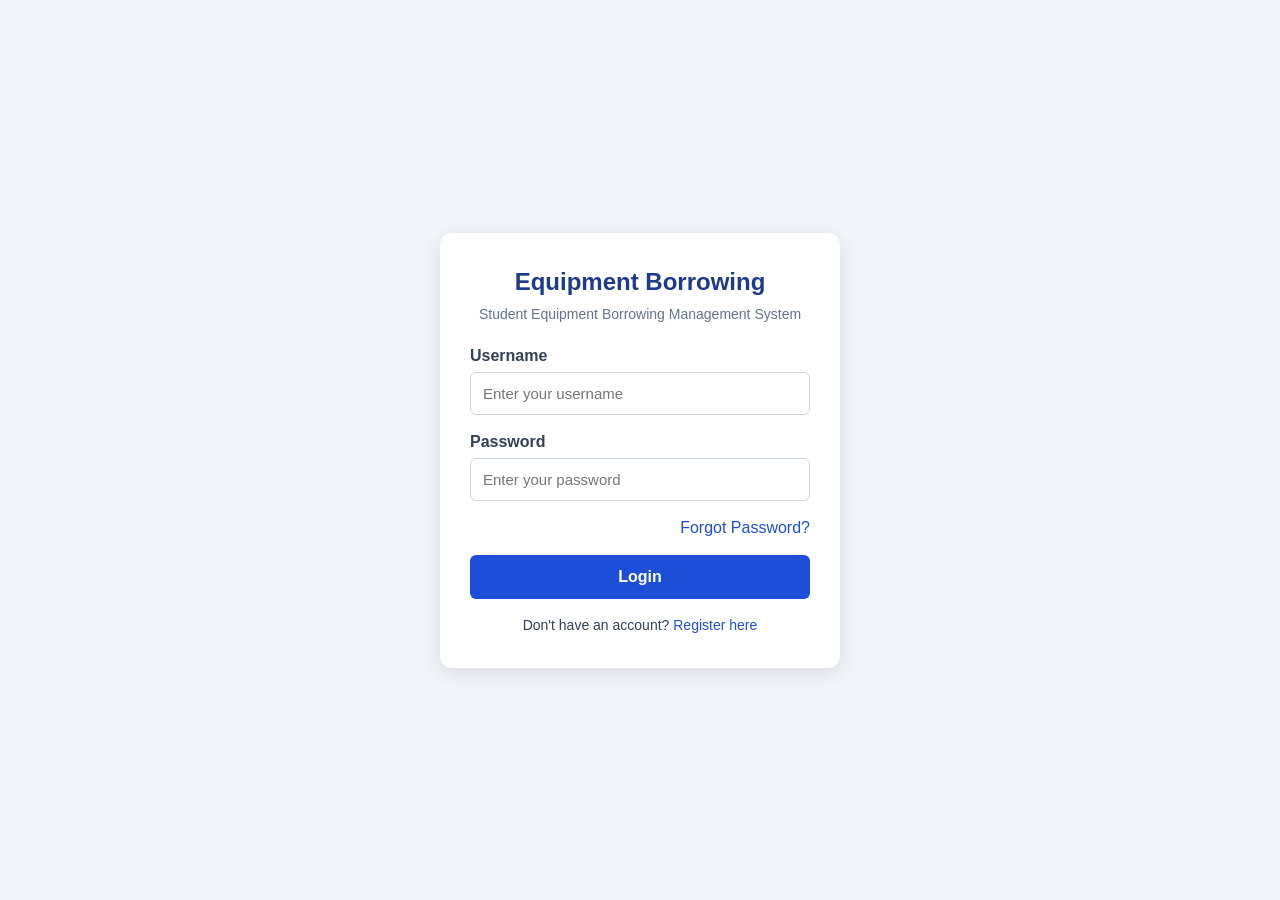
<file: index.html>
<!DOCTYPE html>
<html lang="en">
<head>
    <meta charset="UTF-8">
    <meta name="viewport" content="width=device-width, initial-scale=1.0">

    <title>Student Equipment Borrowing System</title>

    <style>
        * {
            box-sizing: border-box;
            margin: 0;
            padding: 0;
            font-family: Arial, sans-serif;
        }

        body {
            min-height: 100vh;
            display: flex;
            justify-content: center;
            align-items: center;
            background: #f1f5f9;
            padding: 20px;
        }

        .login-container {
            width: 100%;
            max-width: 400px;
            background: white;
            padding: 35px 30px;
            border-radius: 12px;
            box-shadow: 0 5px 20px rgba(0, 0, 0, 0.1);
        }

        h1 {
            text-align: center;
            color: #1e3a8a;
            font-size: 24px;
            margin-bottom: 10px;
        }

        .subtitle {
            text-align: center;
            color: #64748b;
            font-size: 14px;
            margin-bottom: 25px;
        }

        label {
            display: block;
            margin-bottom: 7px;
            font-weight: bold;
            color: #334155;
        }

        input {
            width: 100%;
            padding: 12px;
            margin-bottom: 18px;
            border: 1px solid #cbd5e1;
            border-radius: 6px;
            font-size: 15px;
        }

        input:focus {
            outline: 2px solid #93c5fd;
            border-color: #2563eb;
        }

        button {
            width: 100%;
            padding: 13px;
            background: #1d4ed8;
            color: white;
            border: none;
            border-radius: 6px;
            font-size: 16px;
            font-weight: bold;
            cursor: pointer;
        }

        button:hover {
            background: #1e40af;
        }

        button:disabled {
            opacity: 0.6;
            cursor: not-allowed;
        }

        #message {
            margin-top: 15px;
            text-align: center;
            font-size: 14px;
            color: #dc2626;
            overflow-wrap: anywhere;
        }

        a {
            color: #1d4ed8;
            text-decoration: none;
        }

        a:hover {
            text-decoration: underline;
        }
    </style>
</head>

<body>

    <div class="login-container">

        <h1>Equipment Borrowing</h1>

        <p class="subtitle">
            Student Equipment Borrowing Management System
        </p>

        <form id="loginForm">

            <label for="username">Username</label>

            <input
                type="text"
                id="username"
                name="username"
                placeholder="Enter your username"
                autocomplete="username"
                maxlength="50"
                required
            >

            <label for="password">Password</label>

            <input
                type="password"
                id="password"
                name="password"
                placeholder="Enter your password"
                autocomplete="current-password"
                required
            >

            <p style="text-align: right; margin: 0 0 18px;">
                <a href="forgot-password.html">
                    Forgot Password?
                </a>
            </p>

            <button type="submit" id="loginButton">
                Login
            </button>

            <p id="message" role="alert" aria-live="polite"></p>

        </form>

        <p style="text-align: center; margin-top: 18px; font-size: 14px; color: #334155;">
            Don't have an account?
            <a href="register.html">Register here</a>
        </p>

    </div>

    <script>
    document.addEventListener("DOMContentLoaded", function () {

        const form = document.getElementById("loginForm");
        const message = document.getElementById("message");
        const button = document.getElementById("loginButton");

        form.addEventListener("submit", async function (event) {

            event.preventDefault();

            message.style.color = "#334155";
            message.textContent = "Connecting to server...";
            button.disabled = true;

            try {

                const response = await fetch("login.php", {
                    method: "POST",
                    headers: {
                        "Content-Type": "application/json"
                    },
                    body: JSON.stringify({
                        username: document.getElementById("username").value.trim(),
                        password: document.getElementById("password").value
                    })
                });

                const result = await response.json();

                if (!response.ok || !result.success) {
                    message.style.color = "#dc2626";
                    message.textContent =
                        result.message || "Login failed.";
                    return;
                }

                if (result.role === "admin") {

                    window.location.href = "admin-dashboard.html";

                } else if (result.role === "student") {

                    window.location.href = "student-dashboard.php";

                } else {

                    message.style.color = "#dc2626";
                    message.textContent = "Unknown account role.";

                }

            } catch (error) {

                console.error("Login error:", error);

                message.style.color = "#dc2626";
                message.textContent =
                    "Connection error. Please check your XAMPP server and login.php.";

            } finally {

                button.disabled = false;

            }

        });

    });
    </script>

</body>
</html>
</file>
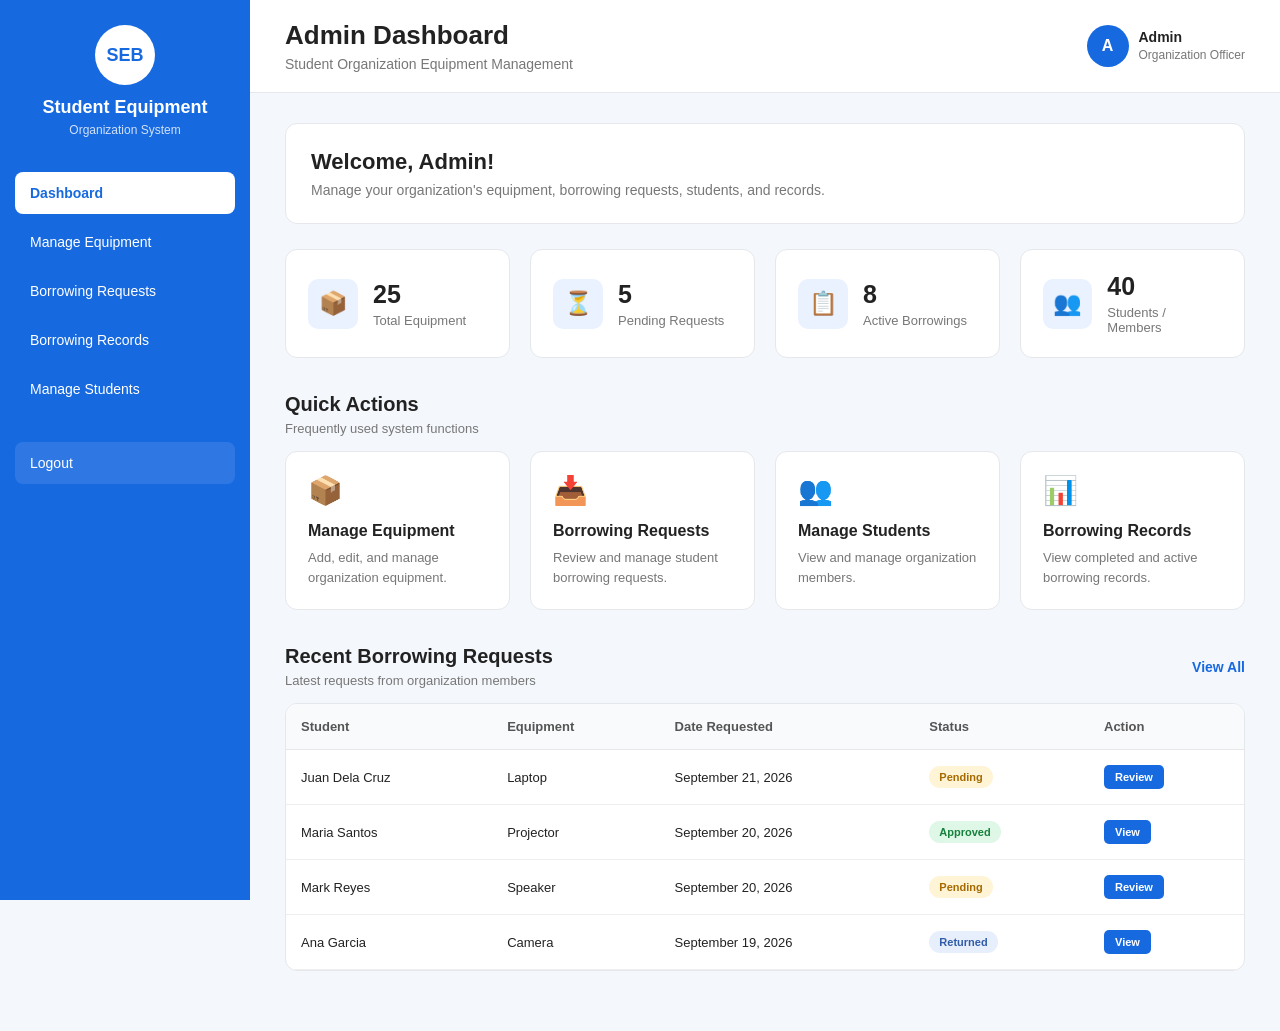
<file: admin-dashboard.html>
<!DOCTYPE html>
<html lang="en">
<head>
    <meta charset="UTF-8">
    <meta name="viewport" content="width=device-width, initial-scale=1.0">

    <title>Admin Dashboard - Student Equipment Borrowing Management System</title>

    <link rel="stylesheet" href="css/style.css">
</head>

<body>

    <!-- SIDEBAR -->
    <aside class="sidebar">

        <div class="sidebar-logo">
            <div class="logo-circle small-logo">
                SEB
            </div>

            <h2>Student Equipment</h2>
            <p>Organization System</p>
        </div>

        <nav class="sidebar-menu">

            <a href="admin-dashboard.html" class="active">
                Dashboard
            </a>

            <a href="manage-equipment.html">
                Manage Equipment
            </a>

            <a href="borrowing-requests.html">
                Borrowing Requests
            </a>

            <a href="borrowing-records.html">
                Borrowing Records
            </a>

            <a href="manage-students.html">
                Manage Students
            </a>

            <a href="index.html" class="logout-link">
                Logout
            </a>

        </nav>

    </aside>


    <!-- MAIN CONTENT -->
    <main class="main-content">

        <!-- TOP BAR -->
        <header class="topbar">

            <div>
                <h1>Admin Dashboard</h1>
                <p>Student Organization Equipment Management</p>
            </div>

            <div class="admin-profile">
                <div class="admin-avatar">
                    A
                </div>

                <div>
                    <strong>Admin</strong>
                    <small>Organization Officer</small>
                </div>
            </div>

        </header>


        <!-- DASHBOARD CONTENT -->
        <section class="dashboard-content">

            <div class="welcome-box">

                <div>
                    <h2>Welcome, Admin!</h2>

                    <p>
                        Manage your organization's equipment,
                        borrowing requests, students, and records.
                    </p>
                </div>

            </div>


            <!-- STATISTICS -->
            <div class="stats-grid">

                <div class="stat-card">

                    <div class="stat-icon">
                        📦
                    </div>

                    <div>
                        <h3>25</h3>
                        <p>Total Equipment</p>
                    </div>

                </div>


                <div class="stat-card">

                    <div class="stat-icon">
                        ⏳
                    </div>

                    <div>
                        <h3>5</h3>
                        <p>Pending Requests</p>
                    </div>

                </div>


                <div class="stat-card">

                    <div class="stat-icon">
                        📋
                    </div>

                    <div>
                        <h3>8</h3>
                        <p>Active Borrowings</p>
                    </div>

                </div>


                <div class="stat-card">

                    <div class="stat-icon">
                        👥
                    </div>

                    <div>
                        <h3>40</h3>
                        <p>Students / Members</p>
                    </div>

                </div>

            </div>


            <!-- QUICK ACTIONS -->
            <div class="section-header">

                <div>
                    <h2>Quick Actions</h2>

                    <p>
                        Frequently used system functions
                    </p>
                </div>

            </div>


            <div class="quick-actions">

                <a href="manage-equipment.html" class="action-card">

                    <div class="action-icon">
                        📦
                    </div>

                    <h3>Manage Equipment</h3>

                    <p>
                        Add, edit, and manage organization equipment.
                    </p>

                </a>


                <a href="borrowing-requests.html" class="action-card">

                    <div class="action-icon">
                        📥
                    </div>

                    <h3>Borrowing Requests</h3>

                    <p>
                        Review and manage student borrowing requests.
                    </p>

                </a>


                <a href="manage-students.html" class="action-card">

                    <div class="action-icon">
                        👥
                    </div>

                    <h3>Manage Students</h3>

                    <p>
                        View and manage organization members.
                    </p>

                </a>


                <a href="borrowing-records.html" class="action-card">

                    <div class="action-icon">
                        📊
                    </div>

                    <h3>Borrowing Records</h3>

                    <p>
                        View completed and active borrowing records.
                    </p>

                </a>

            </div>


            <!-- RECENT REQUESTS -->
            <div class="section-header">

                <div>
                    <h2>Recent Borrowing Requests</h2>

                    <p>
                        Latest requests from organization members
                    </p>
                </div>

                <a href="borrowing-requests.html" class="view-all">
                    View All
                </a>

            </div>


            <div class="table-container">

                <table>

                    <thead>

                        <tr>
                            <th>Student</th>
                            <th>Equipment</th>
                            <th>Date Requested</th>
                            <th>Status</th>
                            <th>Action</th>
                        </tr>

                    </thead>

                    <tbody>

                        <tr>

                            <td>
                                Juan Dela Cruz
                            </td>

                            <td>
                                Laptop
                            </td>

                            <td>
                                September 21, 2026
                            </td>

                            <td>
                                <span class="status pending">
                                    Pending
                                </span>
                            </td>

                            <td>
                                <a href="borrowing-requests.html" class="table-btn">
                                    Review
                                </a>
                            </td>

                        </tr>


                        <tr>

                            <td>
                                Maria Santos
                            </td>

                            <td>
                                Projector
                            </td>

                            <td>
                                September 20, 2026
                            </td>

                            <td>
                                <span class="status approved">
                                    Approved
                                </span>
                            </td>

                            <td>
                                <a href="borrowing-requests.html" class="table-btn">
                                    View
                                </a>
                            </td>

                        </tr>


                        <tr>

                            <td>
                                Mark Reyes
                            </td>

                            <td>
                                Speaker
                            </td>

                            <td>
                                September 20, 2026
                            </td>

                            <td>
                                <span class="status pending">
                                    Pending
                                </span>
                            </td>

                            <td>
                                <a href="borrowing-requests.html" class="table-btn">
                                    Review
                                </a>
                            </td>

                        </tr>


                        <tr>

                            <td>
                                Ana Garcia
                            </td>

                            <td>
                                Camera
                            </td>

                            <td>
                                September 19, 2026
                            </td>

                            <td>
                                <span class="status returned">
                                    Returned
                                </span>
                            </td>

                            <td>
                                <a href="borrowing-records.html" class="table-btn">
                                    View
                                </a>
                            </td>

                        </tr>

                    </tbody>

                </table>

            </div>

        </section>

    </main>

</body>
</html>
</file>
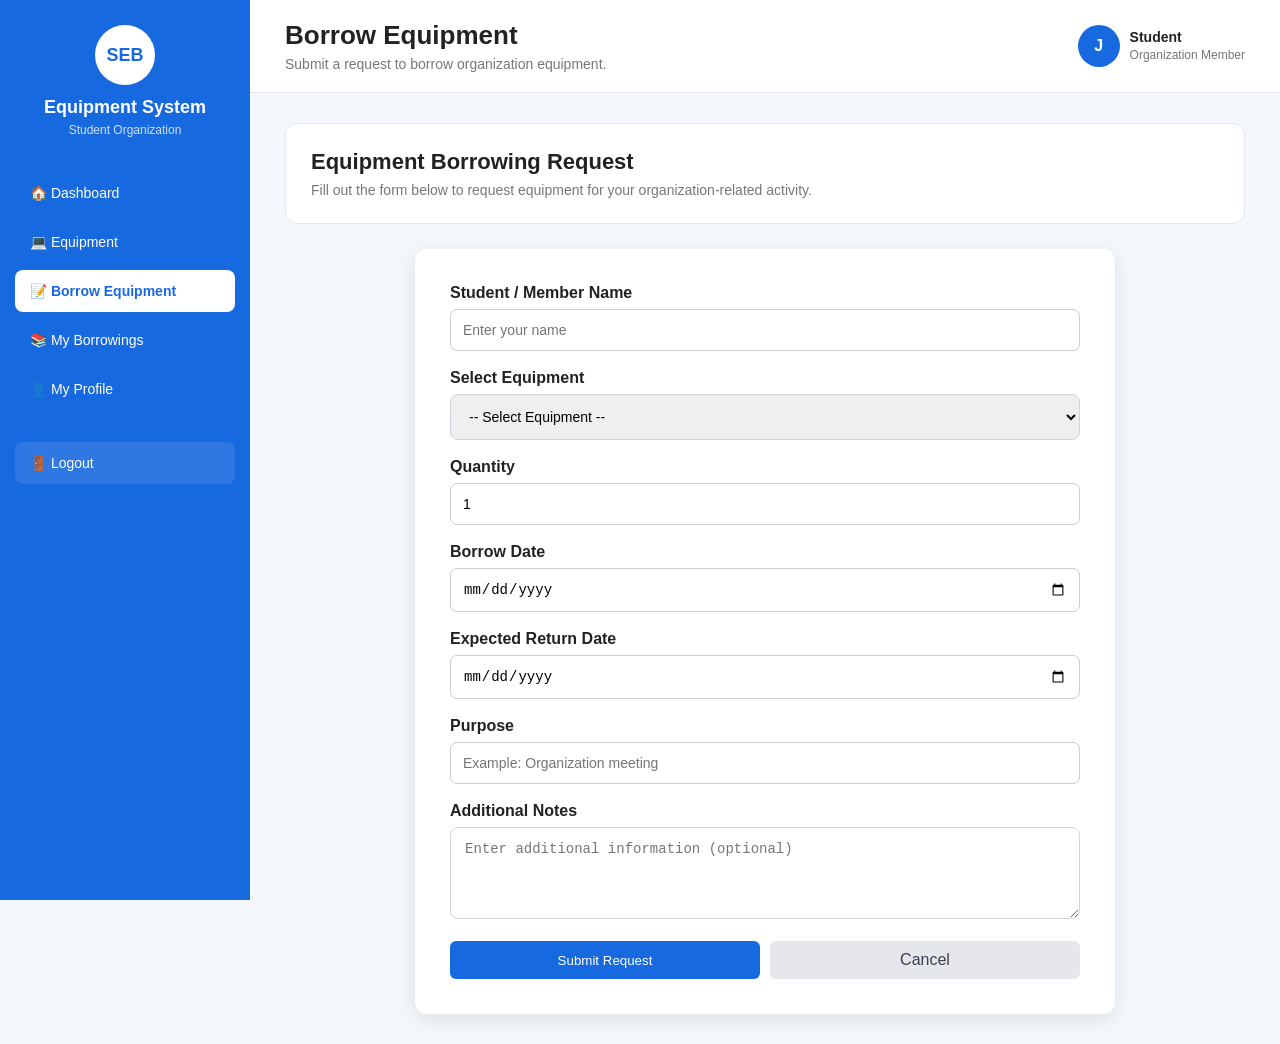
<file: borrow.html>
<!DOCTYPE html>
<html lang="en">

<head>

    <meta charset="UTF-8">

    <meta name="viewport" content="width=device-width, initial-scale=1.0">

    <title>Borrow Equipment - Student Equipment Borrowing Management System</title>

    <link rel="stylesheet" href="css/style.css">

</head>


<body>



    <aside class="sidebar">

        <div class="sidebar-logo">

            <div class="logo-circle small-logo">
                SEB
            </div>

            <h2>Equipment System</h2>

            <p>Student Organization</p>

        </div>


        <nav class="sidebar-menu">

            <a href="student-dashboard.html">
                🏠 Dashboard
            </a>

            <a href="equipment.html">
                💻 Equipment
            </a>

            <a href="borrow.html" class="active">
                📝 Borrow Equipment
            </a>

            <a href="my-borrowings.html">
                📚 My Borrowings
            </a>

            <a href="profile.html">
                👤 My Profile
            </a>

            <a href="index.html" class="logout-link">
                🚪 Logout
            </a>

        </nav>

    </aside>



    <main class="main-content">



        <header class="topbar">

            <div>

                <h1>Borrow Equipment</h1>

                <p>
                    Submit a request to borrow organization equipment.
                </p>

            </div>


            <div class="admin-profile">

                <div class="admin-avatar">
                    J
                </div>

                <div>

                    <strong>Student</strong>

                    <small>
                        Organization Member
                    </small>

                </div>

            </div>

        </header>



        <section class="dashboard-content">



            <div class="welcome-box">

                <h2>Equipment Borrowing Request</h2>

                <p>
                    Fill out the form below to request equipment for your organization-related activity.
                </p>

            </div>



            <div
                class="login-box"
                style="max-width: 700px; margin: 0 auto; text-align: left;"
            >

                <form onsubmit="submitRequest(event)">


                    <label for="studentName">
                        Student / Member Name
                    </label>

                    <input
                        type="text"
                        id="studentName"
                        placeholder="Enter your name"
                        required
                    >


                    <label for="equipment">
                        Select Equipment
                    </label>

                    <select
                        id="equipment"
                        required
                        style="width: 100%; padding: 13px 14px; margin-bottom: 18px; border: 1px solid #d1d5db; border-radius: 8px; font-size: 14px;"
                    >

                        <option value="">
                            -- Select Equipment --
                        </option>

                        <option value="Laptop">
                            Laptop
                        </option>

                        <option value="Projector">
                            Projector
                        </option>

                        <option value="Speaker">
                            Speaker
                        </option>

                        <option value="Microphone">
                            Microphone
                        </option>

                        <option value="Extension Cord">
                            Extension Cord
                        </option>

                        <option value="HDMI Cable">
                            HDMI Cable
                        </option>

                    </select>



                    <label for="quantity">
                        Quantity
                    </label>

                    <input
                        type="number"
                        id="quantity"
                        min="1"
                        value="1"
                        required
                    >


                    <label for="borrowDate">
                        Borrow Date
                    </label>

                    <input
                        type="date"
                        id="borrowDate"
                        required
                    >


                    <label for="returnDate">
                        Expected Return Date
                    </label>

                    <input
                        type="date"
                        id="returnDate"
                        required
                    >


                    <label for="purpose">
                        Purpose
                    </label>

                    <input
                        type="text"
                        id="purpose"
                        placeholder="Example: Organization meeting"
                        required
                    >



                    <label for="notes">
                        Additional Notes
                    </label>

                    <textarea
                        id="notes"
                        rows="4"
                        placeholder="Enter additional information (optional)"
                        style="width: 100%; padding: 13px 14px; margin-bottom: 18px; border: 1px solid #d1d5db; border-radius: 8px; font-size: 14px; resize: vertical;"
                    ></textarea>


                    <!-- BUTTONS -->

                    <div style="display: flex; gap: 10px;">

                        <button
                            type="submit"
                            class="btn primary-btn"
                        >
                            Submit Request
                        </button>

                        <a
                            href="equipment.html"
                            class="btn"
                            style="background: #e5e7eb; color: #374151; text-align: center;"
                        >
                            Cancel
                        </a>

                    </div>


                </form>

            </div>


        </section>


    </main>



    <script>

        function submitRequest(event) {

            event.preventDefault();


            const studentName =
                document.getElementById("studentName").value;

            const equipment =
                document.getElementById("equipment").value;

            const quantity =
                document.getElementById("quantity").value;

            const borrowDate =
                document.getElementById("borrowDate").value;

            const returnDate =
                document.getElementById("returnDate").value;

            const purpose =
                document.getElementById("purpose").value;


            if (returnDate < borrowDate) {

                alert(
                    "Return date cannot be earlier than the borrow date."
                );

                return;

            }


            alert(
                "Borrowing request submitted successfully!\n\n" +

                "Student / Member: " +
                studentName +

                "\nEquipment: " +
                equipment +

                "\nQuantity: " +
                quantity +

                "\nBorrow Date: " +
                borrowDate +

                "\nReturn Date: " +
                returnDate +

                "\nPurpose: " +
                purpose
            );


            window.location.href = "my-borrowings.html";

        }

    </script>


</body>

</html>
</file>
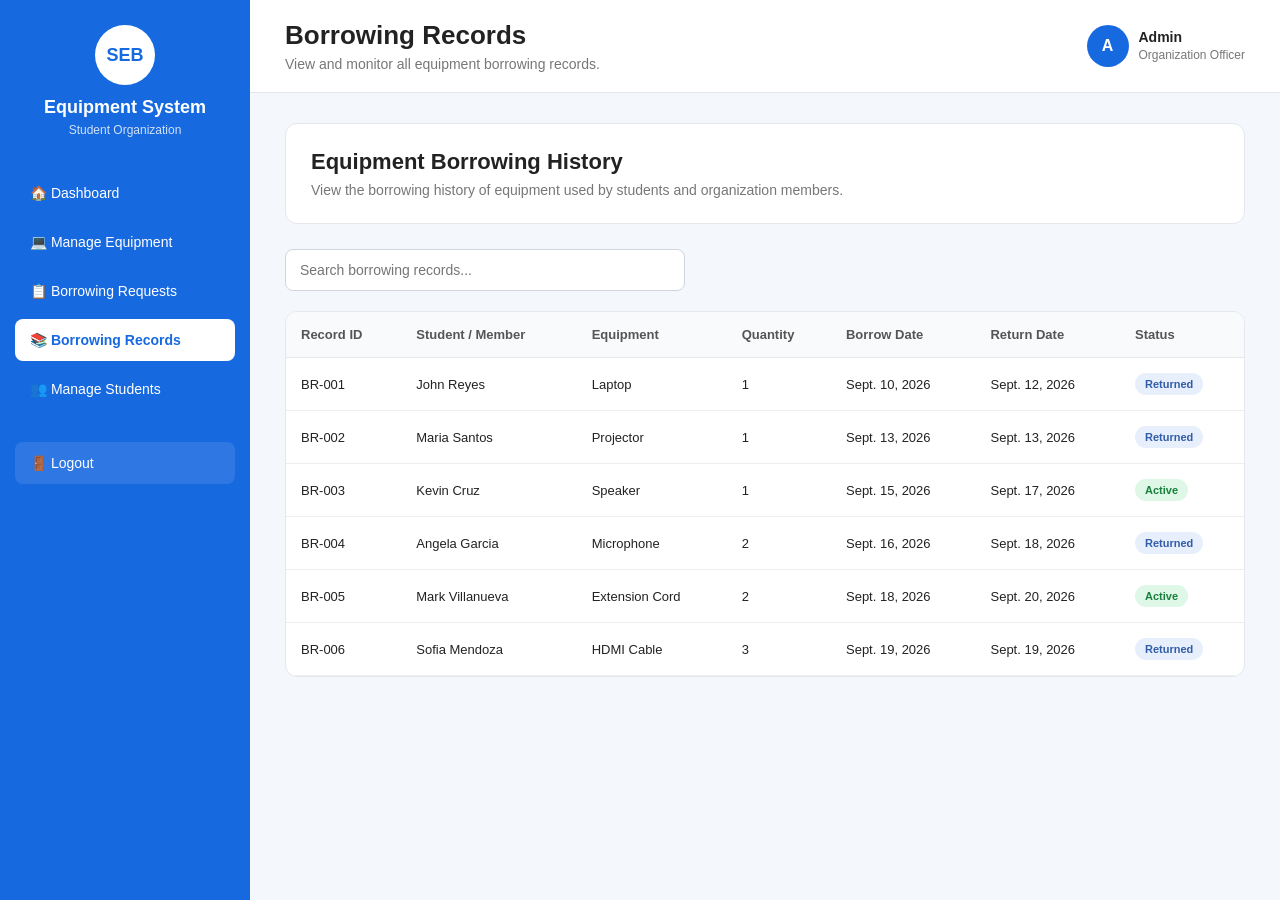
<file: borrowing-records.html>
<!DOCTYPE html>
<html lang="en">

<head>

    <meta charset="UTF-8">

    <meta name="viewport" content="width=device-width, initial-scale=1.0">

    <title>Borrowing Records - Student Equipment Borrowing Management System</title>

    <link rel="stylesheet" href="css/style.css">

</head>


<body>


    <!-- SIDEBAR -->

    <aside class="sidebar">

        <div class="sidebar-logo">

            <div class="logo-circle small-logo">
                SEB
            </div>

            <h2>Equipment System</h2>

            <p>Student Organization</p>

        </div>


        <!-- MENU -->

        <nav class="sidebar-menu">

            <a href="admin-dashboard.html">
                🏠 Dashboard
            </a>

            <a href="manage-equipment.html">
                💻 Manage Equipment
            </a>

            <a href="borrowing-requests.html">
                📋 Borrowing Requests
            </a>

            <a href="borrowing-records.html" class="active">
                📚 Borrowing Records
            </a>

            <a href="manage-students.html">
                👥 Manage Students
            </a>

            <a href="index.html" class="logout-link">
                🚪 Logout
            </a>

        </nav>

    </aside>


    <!-- MAIN CONTENT -->

    <main class="main-content">


        <!-- TOP BAR -->

        <header class="topbar">

            <div>

                <h1>Borrowing Records</h1>

                <p>
                    View and monitor all equipment borrowing records.
                </p>

            </div>


            <div class="admin-profile">

                <div class="admin-avatar">
                    A
                </div>

                <div>

                    <strong>Admin</strong>

                    <small>
                        Organization Officer
                    </small>

                </div>

            </div>

        </header>


        <!-- PAGE CONTENT -->

        <section class="dashboard-content">


            <!-- INTRODUCTION -->

            <div class="welcome-box">

                <h2>Equipment Borrowing History</h2>

                <p>
                    View the borrowing history of equipment used by students and organization members.
                </p>

            </div>


            <!-- SEARCH -->

            <div class="equipment-actions">

                <div class="search-box">

                    <input
                        type="text"
                        id="recordSearch"
                        placeholder="Search borrowing records..."
                        onkeyup="searchRecords()"
                    >

                </div>

            </div>


            <!-- RECORDS TABLE -->

            <div class="table-container">

                <table id="recordsTable">

                    <thead>

                        <tr>

                            <th>Record ID</th>

                            <th>Student / Member</th>

                            <th>Equipment</th>

                            <th>Quantity</th>

                            <th>Borrow Date</th>

                            <th>Return Date</th>

                            <th>Status</th>

                        </tr>

                    </thead>


                    <tbody>


                        <!-- RECORD 1 -->

                        <tr>

                            <td>BR-001</td>

                            <td>John Reyes</td>

                            <td>Laptop</td>

                            <td>1</td>

                            <td>Sept. 10, 2026</td>

                            <td>Sept. 12, 2026</td>

                            <td>

                                <span class="status returned">
                                    Returned
                                </span>

                            </td>

                        </tr>


                        <!-- RECORD 2 -->

                        <tr>

                            <td>BR-002</td>

                            <td>Maria Santos</td>

                            <td>Projector</td>

                            <td>1</td>

                            <td>Sept. 13, 2026</td>

                            <td>Sept. 13, 2026</td>

                            <td>

                                <span class="status returned">
                                    Returned
                                </span>

                            </td>

                        </tr>


                        <!-- RECORD 3 -->

                        <tr>

                            <td>BR-003</td>

                            <td>Kevin Cruz</td>

                            <td>Speaker</td>

                            <td>1</td>

                            <td>Sept. 15, 2026</td>

                            <td>Sept. 17, 2026</td>

                            <td>

                                <span class="status approved">
                                    Active
                                </span>

                            </td>

                        </tr>


                        <!-- RECORD 4 -->

                        <tr>

                            <td>BR-004</td>

                            <td>Angela Garcia</td>

                            <td>Microphone</td>

                            <td>2</td>

                            <td>Sept. 16, 2026</td>

                            <td>Sept. 18, 2026</td>

                            <td>

                                <span class="status returned">
                                    Returned
                                </span>

                            </td>

                        </tr>


                        <!-- RECORD 5 -->

                        <tr>

                            <td>BR-005</td>

                            <td>Mark Villanueva</td>

                            <td>Extension Cord</td>

                            <td>2</td>

                            <td>Sept. 18, 2026</td>

                            <td>Sept. 20, 2026</td>

                            <td>

                                <span class="status approved">
                                    Active
                                </span>

                            </td>

                        </tr>


                        <!-- RECORD 6 -->

                        <tr>

                            <td>BR-006</td>

                            <td>Sofia Mendoza</td>

                            <td>HDMI Cable</td>

                            <td>3</td>

                            <td>Sept. 19, 2026</td>

                            <td>Sept. 19, 2026</td>

                            <td>

                                <span class="status returned">
                                    Returned
                                </span>

                            </td>

                        </tr>


                    </tbody>

                </table>

            </div>


        </section>


    </main>


    <!-- JAVASCRIPT -->

    <script>


        /* SEARCH BORROWING RECORDS */

        function searchRecords() {

            const input =
                document.getElementById("recordSearch");

            const filter =
                input.value.toLowerCase();

            const table =
                document.getElementById("recordsTable");

            const rows =
                table
                    .getElementsByTagName("tbody")[0]
                    .getElementsByTagName("tr");


            for (let i = 0; i < rows.length; i++) {

                const text =
                    rows[i].textContent.toLowerCase();


                if (text.includes(filter)) {

                    rows[i].style.display = "";

                } else {

                    rows[i].style.display = "none";

                }

            }

        }


    </script>


</body>

</html>
</file>
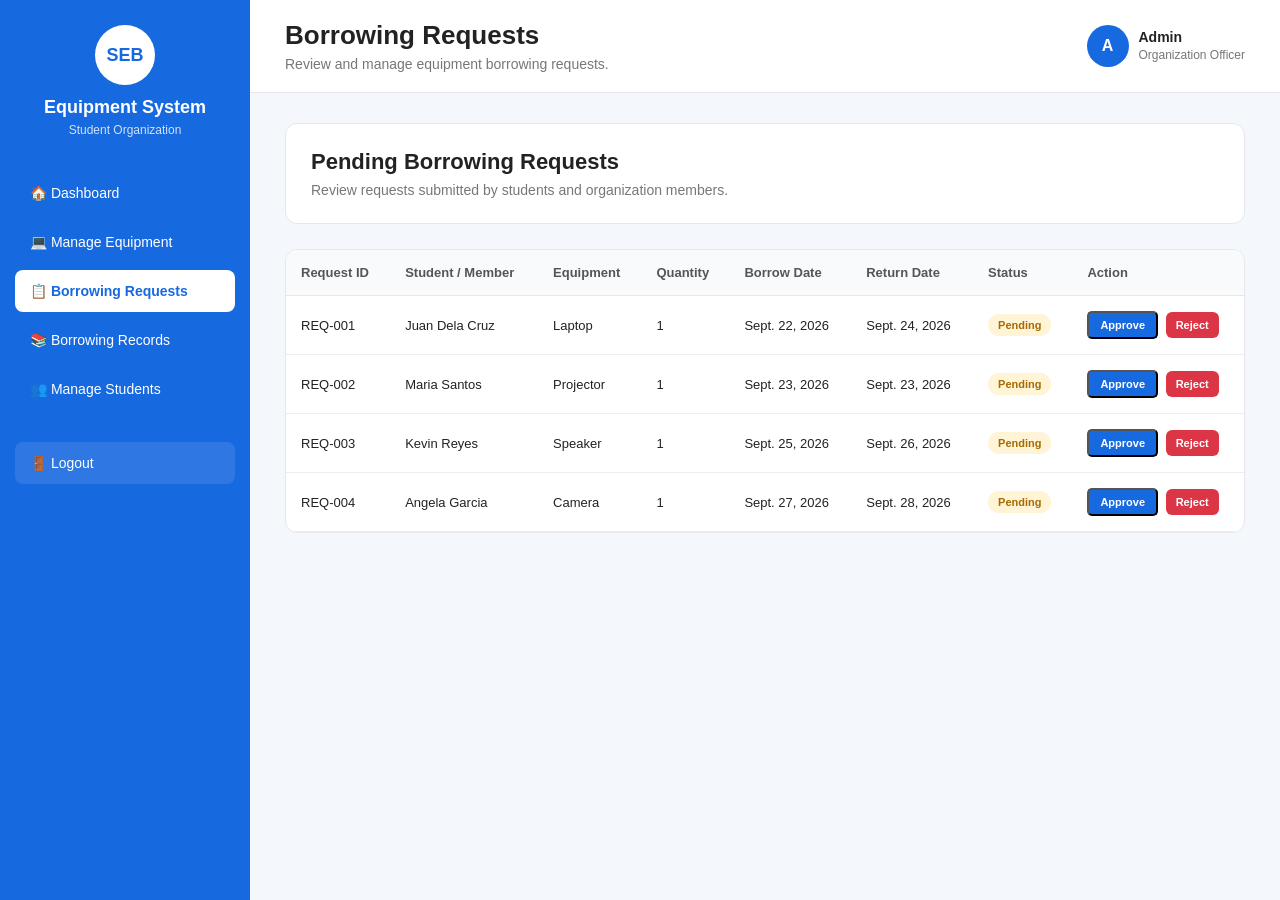
<file: borrowing-requests.html>
<!DOCTYPE html>
<html lang="en">

<head>

    <meta charset="UTF-8">

    <meta name="viewport" content="width=device-width, initial-scale=1.0">

    <title>Borrowing Requests - Student Equipment Borrowing Management System</title>

    <link rel="stylesheet" href="css/style.css">

</head>


<body>


    <!-- SIDEBAR -->

    <aside class="sidebar">

        <div class="sidebar-logo">

            <div class="logo-circle small-logo">
                SEB
            </div>

            <h2>Equipment System</h2>

            <p>Student Organization</p>

        </div>


        <nav class="sidebar-menu">

            <a href="admin-dashboard.html">
                🏠 Dashboard
            </a>

            <a href="manage-equipment.html">
                💻 Manage Equipment
            </a>

            <a href="borrowing-requests.html" class="active">
                📋 Borrowing Requests
            </a>

            <a href="borrowing-records.html">
                📚 Borrowing Records
            </a>

            <a href="manage-students.html">
                👥 Manage Students
            </a>

            <a href="index.html" class="logout-link">
                🚪 Logout
            </a>

        </nav>

    </aside>


    <!-- MAIN CONTENT -->

    <main class="main-content">


        <!-- TOP BAR -->

        <header class="topbar">

            <div>

                <h1>Borrowing Requests</h1>

                <p>
                    Review and manage equipment borrowing requests.
                </p>

            </div>


            <div class="admin-profile">

                <div class="admin-avatar">
                    A
                </div>

                <div>

                    <strong>Admin</strong>

                    <small>
                        Organization Officer
                    </small>

                </div>

            </div>

        </header>


        <!-- PAGE CONTENT -->

        <section class="dashboard-content">


            <!-- INTRODUCTION -->

            <div class="welcome-box">

                <h2>Pending Borrowing Requests</h2>

                <p>
                    Review requests submitted by students and organization members.
                </p>

            </div>


            <!-- REQUEST TABLE -->

            <div class="table-container">

                <table id="requestTable">

                    <thead>

                        <tr>

                            <th>Request ID</th>

                            <th>Student / Member</th>

                            <th>Equipment</th>

                            <th>Quantity</th>

                            <th>Borrow Date</th>

                            <th>Return Date</th>

                            <th>Status</th>

                            <th>Action</th>

                        </tr>

                    </thead>


                    <tbody>


                        <!-- REQUEST 1 -->

                        <tr>

                            <td>REQ-001</td>

                            <td>Juan Dela Cruz</td>

                            <td>Laptop</td>

                            <td>1</td>

                            <td>Sept. 22, 2026</td>

                            <td>Sept. 24, 2026</td>

                            <td>

                                <span class="status pending">
                                    Pending
                                </span>

                            </td>

                            <td>

                                <button
                                    class="table-btn"
                                    onclick="approveRequest('REQ-001', 'Juan Dela Cruz')"
                                >
                                    Approve
                                </button>

                                <button
                                    class="delete-btn"
                                    onclick="rejectRequest('REQ-001', 'Juan Dela Cruz')"
                                >
                                    Reject
                                </button>

                            </td>

                        </tr>


                        <!-- REQUEST 2 -->

                        <tr>

                            <td>REQ-002</td>

                            <td>Maria Santos</td>

                            <td>Projector</td>

                            <td>1</td>

                            <td>Sept. 23, 2026</td>

                            <td>Sept. 23, 2026</td>

                            <td>

                                <span class="status pending">
                                    Pending
                                </span>

                            </td>

                            <td>

                                <button
                                    class="table-btn"
                                    onclick="approveRequest('REQ-002', 'Maria Santos')"
                                >
                                    Approve
                                </button>

                                <button
                                    class="delete-btn"
                                    onclick="rejectRequest('REQ-002', 'Maria Santos')"
                                >
                                    Reject
                                </button>

                            </td>

                        </tr>


                        <!-- REQUEST 3 -->

                        <tr>

                            <td>REQ-003</td>

                            <td>Kevin Reyes</td>

                            <td>Speaker</td>

                            <td>1</td>

                            <td>Sept. 25, 2026</td>

                            <td>Sept. 26, 2026</td>

                            <td>

                                <span class="status pending">
                                    Pending
                                </span>

                            </td>

                            <td>

                                <button
                                    class="table-btn"
                                    onclick="approveRequest('REQ-003', 'Kevin Reyes')"
                                >
                                    Approve
                                </button>

                                <button
                                    class="delete-btn"
                                    onclick="rejectRequest('REQ-003', 'Kevin Reyes')"
                                >
                                    Reject
                                </button>

                            </td>

                        </tr>


                        <!-- REQUEST 4 -->

                        <tr>

                            <td>REQ-004</td>

                            <td>Angela Garcia</td>

                            <td>Camera</td>

                            <td>1</td>

                            <td>Sept. 27, 2026</td>

                            <td>Sept. 28, 2026</td>

                            <td>

                                <span class="status pending">
                                    Pending
                                </span>

                            </td>

                            <td>

                                <button
                                    class="table-btn"
                                    onclick="approveRequest('REQ-004', 'Angela Garcia')"
                                >
                                    Approve
                                </button>

                                <button
                                    class="delete-btn"
                                    onclick="rejectRequest('REQ-004', 'Angela Garcia')"
                                >
                                    Reject
                                </button>

                            </td>

                        </tr>


                    </tbody>

                </table>

            </div>


        </section>


    </main>


    <!-- JAVASCRIPT -->

    <script>


        /* APPROVE REQUEST */

        function approveRequest(requestID, studentName) {

            const confirmApprove = confirm(
                "Approve borrowing request " +
                requestID +
                " from " +
                studentName +
                "?"
            );


            if (confirmApprove) {

                alert(
                    "Request " +
                    requestID +
                    " has been approved."
                );

            }

        }


        /* REJECT REQUEST */

        function rejectRequest(requestID, studentName) {

            const confirmReject = confirm(
                "Reject borrowing request " +
                requestID +
                " from " +
                studentName +
                "?"
            );


            if (confirmReject) {

                const table =
                    document.getElementById("requestTable");

                const rows =
                    table
                        .getElementsByTagName("tbody")[0]
                        .getElementsByTagName("tr");


                for (let i = 0; i < rows.length; i++) {

                    const requestNumber =
                        rows[i]
                            .cells[0]
                            .textContent
                            .trim();


                    if (requestNumber === requestID) {

                        rows[i].remove();

                        alert(
                            "Request " +
                            requestID +
                            " has been rejected."
                        );

                        break;

                    }

                }

            }

        }


    </script>


</body>

</html>
</file>
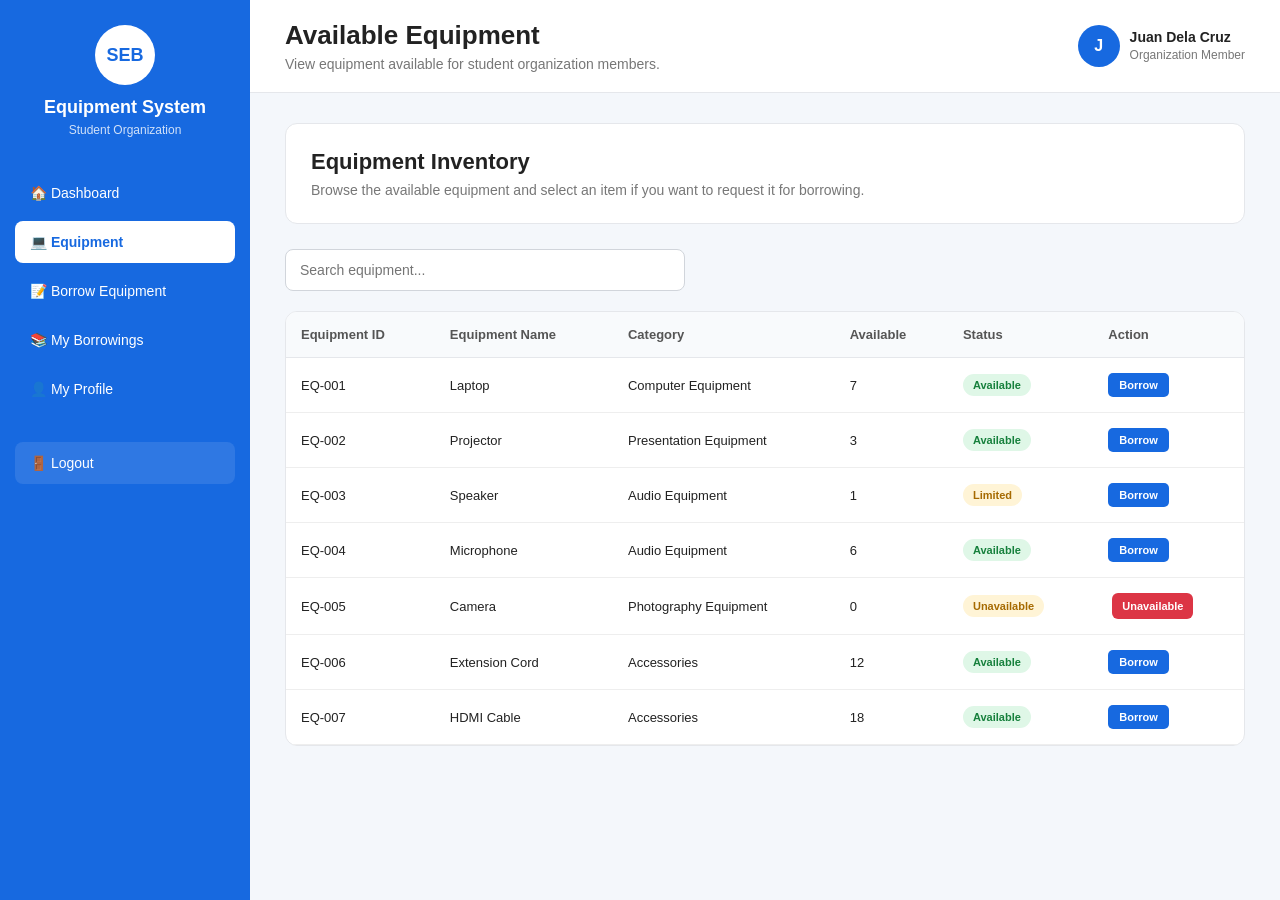
<file: equipment.html>
<!DOCTYPE html>
<html lang="en">

<head>

    <meta charset="UTF-8">

    <meta name="viewport" content="width=device-width, initial-scale=1.0">

    <title>Equipment - Student Equipment Borrowing Management System</title>

    <link rel="stylesheet" href="css/style.css">

</head>


<body>


    <aside class="sidebar">

        <div class="sidebar-logo">

            <div class="logo-circle small-logo">
                SEB
            </div>

            <h2>Equipment System</h2>

            <p>Student Organization</p>

        </div>


        <nav class="sidebar-menu">

            <a href="student-dashboard.html">
                🏠 Dashboard
            </a>

            <a href="equipment.html" class="active">
                💻 Equipment
            </a>

            <a href="borrow.html">
                📝 Borrow Equipment
            </a>

            <a href="my-borrowings.html">
                📚 My Borrowings
            </a>

            <a href="profile.html">
                👤 My Profile
            </a>

            <a href="index.html" class="logout-link">
                🚪 Logout
            </a>

        </nav>

    </aside>



    <main class="main-content">



        <header class="topbar">

            <div>

                <h1>Available Equipment</h1>

                <p>
                    View equipment available for student organization members.
                </p>

            </div>


            <div class="admin-profile">

                <div class="admin-avatar">
                    J
                </div>

                <div>

                    <strong>Juan Dela Cruz</strong>

                    <small>
                        Organization Member
                    </small>

                </div>

            </div>

        </header>


        <section class="dashboard-content">


            <div class="welcome-box">

                <h2>Equipment Inventory</h2>

                <p>
                    Browse the available equipment and select an item if you want to request it for borrowing.
                </p>

            </div>


            <div class="equipment-actions">

                <div class="search-box">

                    <input
                        type="text"
                        id="equipmentSearch"
                        placeholder="Search equipment..."
                        onkeyup="searchEquipment()"
                    >

                </div>

            </div>


            <div class="table-container">

                <table id="equipmentTable">

                    <thead>

                        <tr>

                            <th>Equipment ID</th>

                            <th>Equipment Name</th>

                            <th>Category</th>

                            <th>Available</th>

                            <th>Status</th>

                            <th>Action</th>

                        </tr>

                    </thead>


                    <tbody>


                        <tr>

                            <td>EQ-001</td>

                            <td>Laptop</td>

                            <td>Computer Equipment</td>

                            <td>7</td>

                            <td>

                                <span class="status approved">
                                    Available
                                </span>

                            </td>

                            <td>

                                <a
                                    href="borrow.html"
                                    class="table-btn"
                                >
                                    Borrow
                                </a>

                            </td>

                        </tr>


                        <tr>

                            <td>EQ-002</td>

                            <td>Projector</td>

                            <td>Presentation Equipment</td>

                            <td>3</td>

                            <td>

                                <span class="status approved">
                                    Available
                                </span>

                            </td>

                            <td>

                                <a
                                    href="borrow.html"
                                    class="table-btn"
                                >
                                    Borrow
                                </a>

                            </td>

                        </tr>


                        <tr>

                            <td>EQ-003</td>

                            <td>Speaker</td>

                            <td>Audio Equipment</td>

                            <td>1</td>

                            <td>

                                <span class="status pending">
                                    Limited
                                </span>

                            </td>

                            <td>

                                <a
                                    href="borrow.html"
                                    class="table-btn"
                                >
                                    Borrow
                                </a>

                            </td>

                        </tr>


                        <tr>

                            <td>EQ-004</td>

                            <td>Microphone</td>

                            <td>Audio Equipment</td>

                            <td>6</td>

                            <td>

                                <span class="status approved">
                                    Available
                                </span>

                            </td>

                            <td>

                                <a
                                    href="borrow.html"
                                    class="table-btn"
                                >
                                    Borrow
                                </a>

                            </td>

                        </tr>


                        <tr>

                            <td>EQ-005</td>

                            <td>Camera</td>

                            <td>Photography Equipment</td>

                            <td>0</td>

                            <td>

                                <span class="status pending">
                                    Unavailable
                                </span>

                            </td>

                            <td>

                                <button
                                    class="delete-btn"
                                    disabled
                                >
                                    Unavailable
                                </button>

                            </td>

                        </tr>



                        <tr>

                            <td>EQ-006</td>

                            <td>Extension Cord</td>

                            <td>Accessories</td>

                            <td>12</td>

                            <td>

                                <span class="status approved">
                                    Available
                                </span>

                            </td>

                            <td>

                                <a
                                    href="borrow.html"
                                    class="table-btn"
                                >
                                    Borrow
                                </a>

                            </td>

                        </tr>


                        <tr>

                            <td>EQ-007</td>

                            <td>HDMI Cable</td>

                            <td>Accessories</td>

                            <td>18</td>

                            <td>

                                <span class="status approved">
                                    Available
                                </span>

                            </td>

                            <td>

                                <a
                                    href="borrow.html"
                                    class="table-btn"
                                >
                                    Borrow
                                </a>

                            </td>

                        </tr>


                    </tbody>

                </table>

            </div>


        </section>


    </main>


    <script>


        function searchEquipment() {

            const input =
                document.getElementById("equipmentSearch");

            const filter =
                input.value.toLowerCase();

            const table =
                document.getElementById("equipmentTable");

            const rows =
                table
                    .getElementsByTagName("tbody")[0]
                    .getElementsByTagName("tr");


            for (let i = 0; i < rows.length; i++) {

                const text =
                    rows[i].textContent.toLowerCase();


                if (text.includes(filter)) {

                    rows[i].style.display = "";

                } else {

                    rows[i].style.display = "none";

                }

            }

        }


    </script>


</body>

</html>
</file>
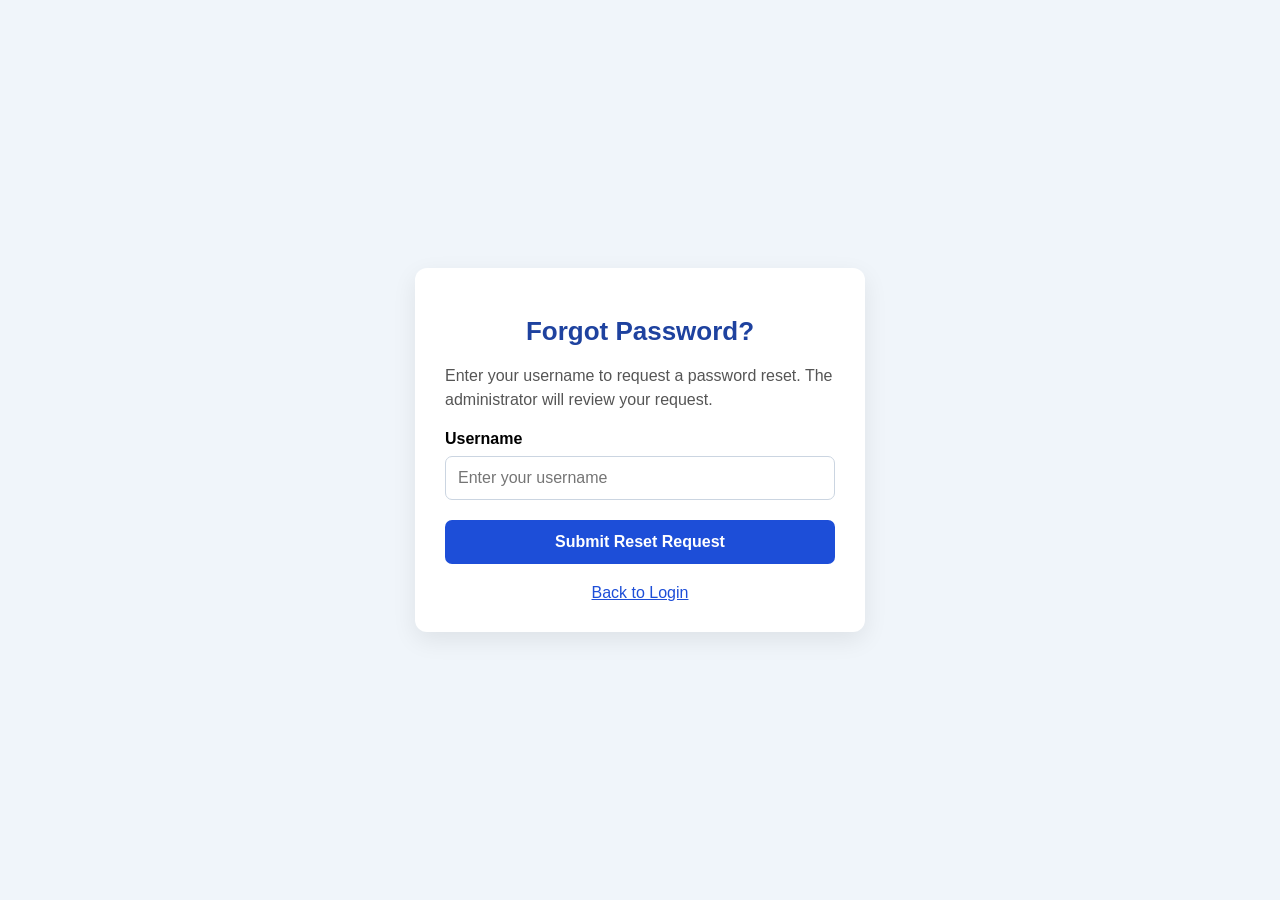
<file: forgot-password.html>
<!DOCTYPE html>
<html lang="en">
<head>
    <meta charset="UTF-8">
    <meta name="viewport" content="width=device-width, initial-scale=1.0">
    <title>Forgot Password</title>
    <style>
        * {
            box-sizing: border-box;
        }

        body {
            margin: 0;
            min-height: 100vh;
            display: flex;
            justify-content: center;
            align-items: center;
            padding: 20px;
            font-family: Arial, sans-serif;
            background: #f0f5fa;
        }

        .container {
            width: 100%;
            max-width: 450px;
            padding: 30px;
            background: white;
            border-radius: 12px;
            box-shadow: 0 8px 25px rgba(0,0,0,0.08);
        }

        h1 {
            color: #1e429f;
            text-align: center;
            font-size: 26px;
        }

        p {
            color: #555;
            line-height: 1.5;
        }

        label {
            display: block;
            margin-top: 18px;
            margin-bottom: 8px;
            font-weight: bold;
        }

        input {
            width: 100%;
            padding: 12px;
            border: 1px solid #cbd5e1;
            border-radius: 7px;
            font-size: 16px;
        }

        button {
            width: 100%;
            margin-top: 20px;
            padding: 13px;
            border: none;
            border-radius: 7px;
            background: #1d4ed8;
            color: white;
            font-size: 16px;
            font-weight: bold;
            cursor: pointer;
        }

        .back {
            display: block;
            margin-top: 20px;
            text-align: center;
            color: #1d4ed8;
        }
    </style>
</head>
<body>
    <div class="container">
        <h1>Forgot Password?</h1>

        <p>
            Enter your username to request a password reset.
            The administrator will review your request.
        </p>

        <form action="request-password-reset.php" method="POST">
            <label for="username">Username</label>
            <input
                type="text"
                id="username"
                name="username"
                placeholder="Enter your username"
                required
                maxlength="50"
                autocomplete="username"
            >

            <button type="submit">Submit Reset Request</button>
        </form>

        <a class="back" href="index.html">Back to Login</a>
    </div>
</body>
</html>
</file>
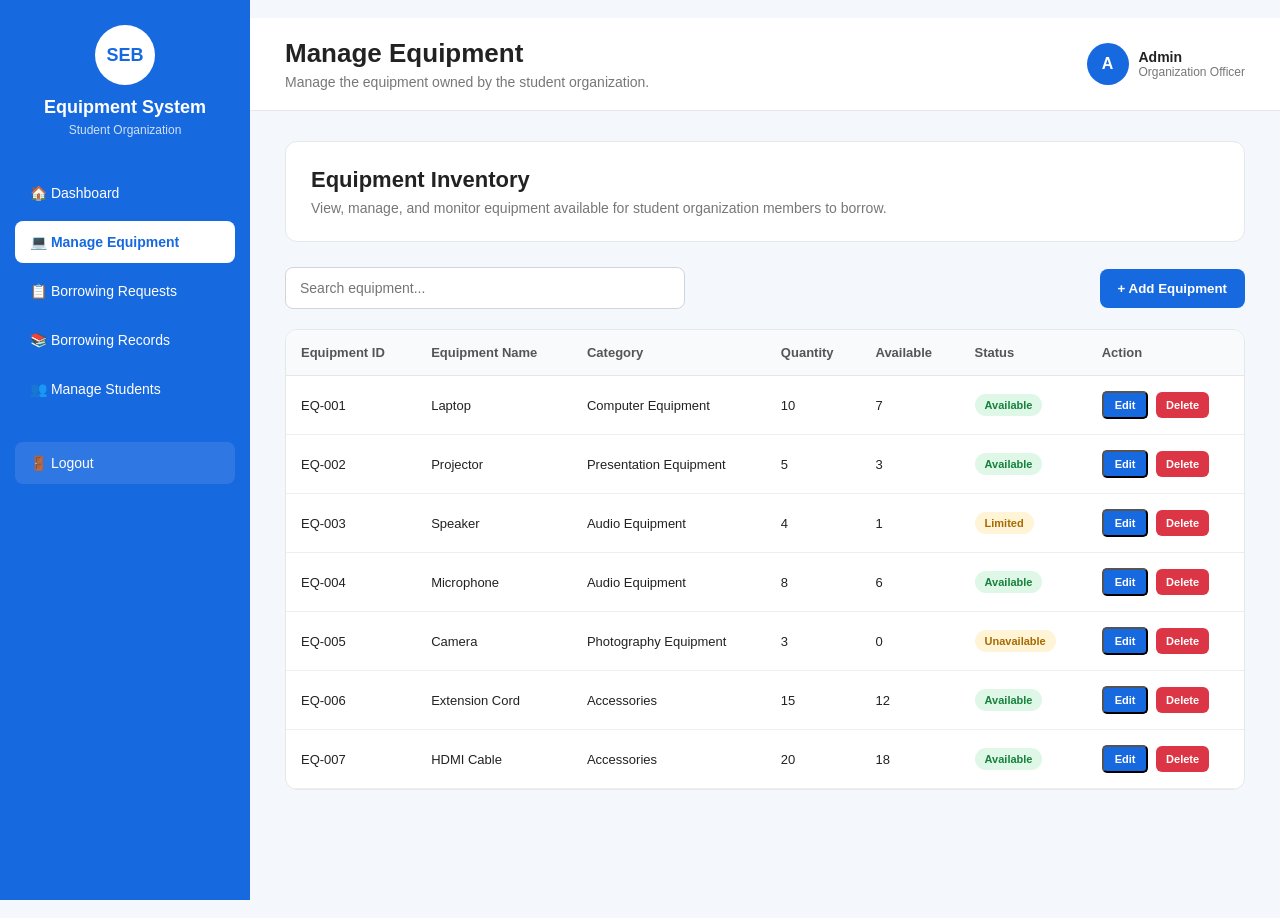
<file: manage-equipment.html>
```html
<!DOCTYPE html>
<html lang="en">

<head>
    <meta charset="UTF-8">
    <meta name="viewport" content="width=device-width, initial-scale=1.0">

    <title>Manage Equipment - Student Equipment Borrowing Management System</title>

    <link rel="stylesheet" href="css/style.css">
</head>

<body>

    <!-- SIDEBAR -->
    <aside class="sidebar">

        <div class="sidebar-logo">

            <div class="logo-circle small-logo">
                SEB
            </div>

            <h2>Equipment System</h2>

            <p>Student Organization</p>

        </div>


        <!-- MENU -->
        <nav class="sidebar-menu">

            <a href="admin-dashboard.html">
                🏠 Dashboard
            </a>

            <a href="manage-equipment.html" class="active">
                💻 Manage Equipment
            </a>

            <a href="borrowing-requests.html">
                📋 Borrowing Requests
            </a>

            <a href="borrowing-records.html">
                📚 Borrowing Records
            </a>

            <a href="manage-students.html">
                👥 Manage Students
            </a>

            <a href="index.html" class="logout-link">
                🚪 Logout
            </a>

        </nav>

    </aside>


    <!-- MAIN CONTENT -->
    <main class="main-content">


        <!-- TOP BAR -->
        <header class="topbar">

            <div>

                <h1>Manage Equipment</h1>

                <p>
                    Manage the equipment owned by the student organization.
                </p>

            </div>


            <div class="admin-profile">

                <div class="admin-avatar">
                    A
                </div>

                <div>

                    <strong>Admin</strong>

                    <small>
                        Organization Officer
                    </small>

                </div>

            </div>

        </header>


        <!-- PAGE CONTENT -->
        <section class="dashboard-content">


            <!-- INTRODUCTION -->
            <div class="welcome-box">

                <h2>Equipment Inventory</h2>

                <p>
                    View, manage, and monitor equipment available for student organization members to borrow.
                </p>

            </div>


            <!-- SEARCH AND ADD BUTTON -->
            <div class="equipment-actions">

                <div class="search-box">

                    <input
                        type="text"
                        id="equipmentSearch"
                        placeholder="Search equipment..."
                        onkeyup="searchEquipment()"
                    >

                </div>


                <button
                    class="add-equipment-btn"
                    onclick="showAddMessage()"
                >
                    + Add Equipment
                </button>

            </div>


            <!-- EQUIPMENT TABLE -->
            <div class="table-container">

                <table id="equipmentTable">

                    <thead>

                        <tr>

                            <th>Equipment ID</th>

                            <th>Equipment Name</th>

                            <th>Category</th>

                            <th>Quantity</th>

                            <th>Available</th>

                            <th>Status</th>

                            <th>Action</th>

                        </tr>

                    </thead>


                    <tbody>


                        <tr>

                            <td>EQ-001</td>

                            <td>Laptop</td>

                            <td>Computer Equipment</td>

                            <td>10</td>

                            <td>7</td>

                            <td>
                                <span class="status approved">
                                    Available
                                </span>
                            </td>

                            <td>

                                <button
                                    class="table-btn"
                                    onclick="editEquipment('Laptop')"
                                >
                                    Edit
                                </button>

                                <button
                                    class="delete-btn"
                                    onclick="deleteEquipment('Laptop')"
                                >
                                    Delete
                                </button>

                            </td>

                        </tr>


                        <tr>

                            <td>EQ-002</td>

                            <td>Projector</td>

                            <td>Presentation Equipment</td>

                            <td>5</td>

                            <td>3</td>

                            <td>
                                <span class="status approved">
                                    Available
                                </span>
                            </td>

                            <td>

                                <button
                                    class="table-btn"
                                    onclick="editEquipment('Projector')"
                                >
                                    Edit
                                </button>

                                <button
                                    class="delete-btn"
                                    onclick="deleteEquipment('Projector')"
                                >
                                    Delete
                                </button>

                            </td>

                        </tr>


                        <tr>

                            <td>EQ-003</td>

                            <td>Speaker</td>

                            <td>Audio Equipment</td>

                            <td>4</td>

                            <td>1</td>

                            <td>
                                <span class="status pending">
                                    Limited
                                </span>
                            </td>

                            <td>

                                <button
                                    class="table-btn"
                                    onclick="editEquipment('Speaker')"
                                >
                                    Edit
                                </button>

                                <button
                                    class="delete-btn"
                                    onclick="deleteEquipment('Speaker')"
                                >
                                    Delete
                                </button>

                            </td>

                        </tr>


                        <tr>

                            <td>EQ-004</td>

                            <td>Microphone</td>

                            <td>Audio Equipment</td>

                            <td>8</td>

                            <td>6</td>

                            <td>
                                <span class="status approved">
                                    Available
                                </span>
                            </td>

                            <td>

                                <button
                                    class="table-btn"
                                    onclick="editEquipment('Microphone')"
                                >
                                    Edit
                                </button>

                                <button
                                    class="delete-btn"
                                    onclick="deleteEquipment('Microphone')"
                                >
                                    Delete
                                </button>

                            </td>

                        </tr>


                        <tr>

                            <td>EQ-005</td>

                            <td>Camera</td>

                            <td>Photography Equipment</td>

                            <td>3</td>

                            <td>0</td>

                            <td>
                                <span class="status pending">
                                    Unavailable
                                </span>
                            </td>

                            <td>

                                <button
                                    class="table-btn"
                                    onclick="editEquipment('Camera')"
                                >
                                    Edit
                                </button>

                                <button
                                    class="delete-btn"
                                    onclick="deleteEquipment('Camera')"
                                >
                                    Delete
                                </button>

                            </td>

                        </tr>


                        <tr>

                            <td>EQ-006</td>

                            <td>Extension Cord</td>

                            <td>Accessories</td>

                            <td>15</td>

                            <td>12</td>

                            <td>
                                <span class="status approved">
                                    Available
                                </span>
                            </td>

                            <td>

                                <button
                                    class="table-btn"
                                    onclick="editEquipment('Extension Cord')"
                                >
                                    Edit
                                </button>

                                <button
                                    class="delete-btn"
                                    onclick="deleteEquipment('Extension Cord')"
                                >
                                    Delete
                                </button>

                            </td>

                        </tr>


                        <tr>

                            <td>EQ-007</td>

                            <td>HDMI Cable</td>

                            <td>Accessories</td>

                            <td>20</td>

                            <td>18</td>

                            <td>
                                <span class="status approved">
                                    Available
                                </span>
                            </td>

                            <td>

                                <button
                                    class="table-btn"
                                    onclick="editEquipment('HDMI Cable')"
                                >
                                    Edit
                                </button>

                                <button
                                    class="delete-btn"
                                    onclick="deleteEquipment('HDMI Cable')"
                                >
                                    Delete
                                </button>

                            </td>

                        </tr>


                    </tbody>

                </table>

            </div>

        </section>

    </main>


    <!-- JAVASCRIPT -->
    <script>

        /* SEARCH EQUIPMENT */

        function searchEquipment() {

            const input =
                document.getElementById("equipmentSearch");

            const filter =
                input.value.toLowerCase();

            const table =
                document.getElementById("equipmentTable");

            const rows =
                table.getElementsByTagName("tbody")[0]
                     .getElementsByTagName("tr");


            for (let i = 0; i < rows.length; i++) {

                const text =
                    rows[i].textContent.toLowerCase();


                if (text.includes(filter)) {

                    rows[i].style.display = "";

                } else {

                    rows[i].style.display = "none";

                }

            }

        }


        /* ADD EQUIPMENT */

        function showAddMessage() {

            alert(
                "Add Equipment\n\n" +
                "This feature is part of the front-end prototype. " +
                "The actual equipment form and database connection " +
                "will be added during the Final Term."
            );

        }


        /* EDIT EQUIPMENT */

        function editEquipment(name) {

            alert(
                "Edit Equipment: " + name + "\n\n" +
                "The edit form and database connection " +
                "will be added during the Final Term."
            );

        }


        /* DELETE EQUIPMENT */

        function deleteEquipment(name) {

            const confirmDelete =
                confirm(
                    "Are you sure you want to delete " +
                    name +
                    "?"
                );


            if (confirmDelete) {

                const table =
                    document.getElementById("equipmentTable");

                const rows =
                    table
                        .getElementsByTagName("tbody")[0]
                        .getElementsByTagName("tr");


                for (let i = 0; i < rows.length; i++) {

                    const equipmentName =
                        rows[i]
                            .cells[1]
                            .textContent
                            .trim();


                    if (equipmentName === name) {

                        rows[i].remove();

                        alert(
                            name +
                            " has been deleted from the list."
                        );

                        break;

                    }

                }

            }

        }

    </script>

</body>

</html>
</file>
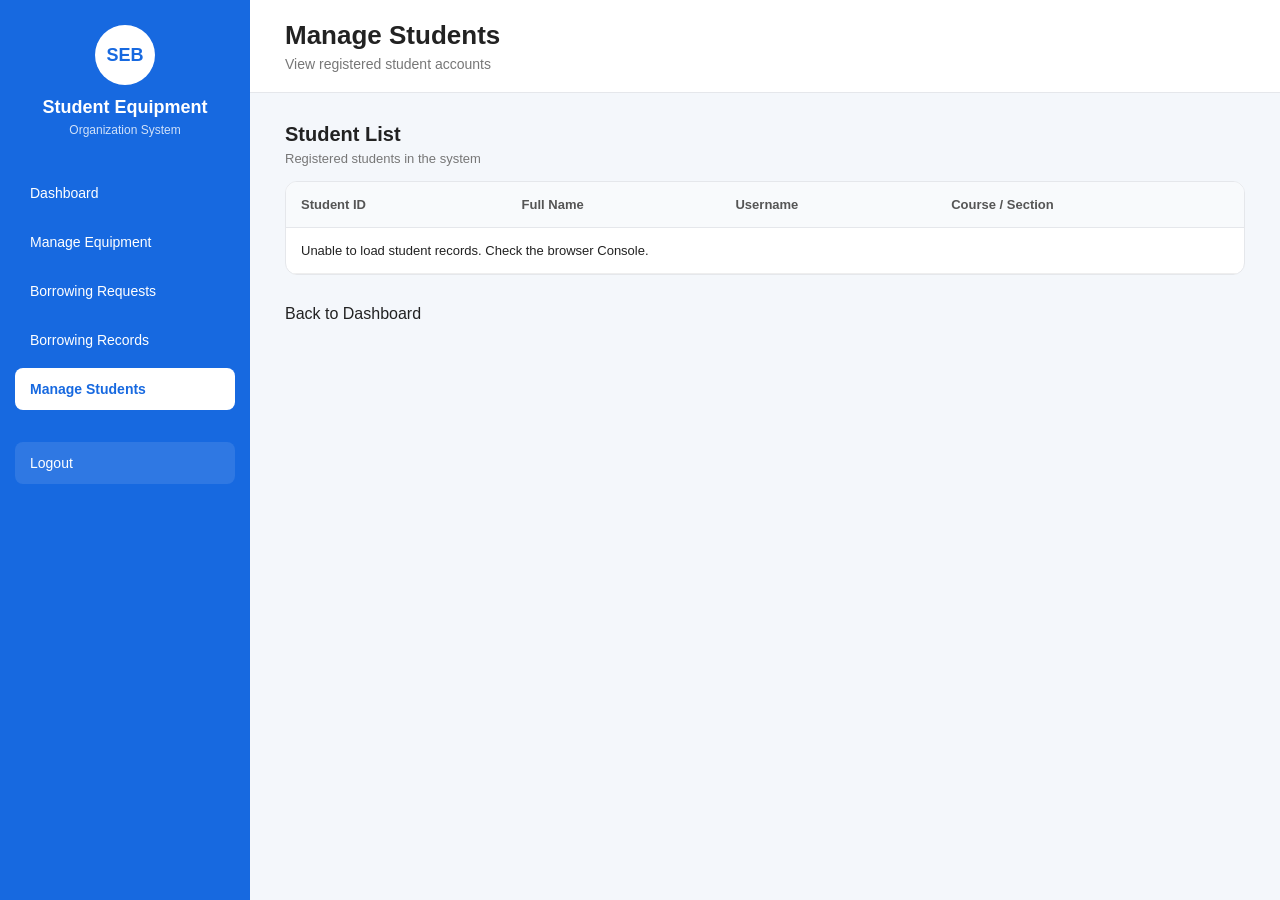
<file: manage-students.html>
<!DOCTYPE html>
<html lang="en">
<head>
    <meta charset="UTF-8">
    <meta name="viewport" content="width=device-width, initial-scale=1.0">
    <title>Manage Students</title>
    <link rel="stylesheet" href="css/style.css">
</head>
<body>

    <aside class="sidebar">
        <div class="sidebar-logo">
            <div class="logo-circle small-logo">SEB</div>
            <h2>Student Equipment</h2>
            <p>Organization System</p>
        </div>

        <nav class="sidebar-menu">
            <a href="admin-dashboard.html">Dashboard</a>
            <a href="manage-equipment.html">Manage Equipment</a>
            <a href="borrowing-requests.html">Borrowing Requests</a>
            <a href="borrowing-records.html">Borrowing Records</a>
            <a href="manage-students.html" class="active">Manage Students</a>
            <a href="index.html" class="logout-link">Logout</a>
        </nav>
    </aside>

    <main class="main-content">
        <header class="topbar">
            <div>
                <h1>Manage Students</h1>
                <p>View registered student accounts</p>
            </div>
        </header>

        <section class="dashboard-content">
            <div class="section-header">
                <div>
                    <h2>Student List</h2>
                    <p>Registered students in the system</p>
                </div>
            </div>

            <div class="table-container">
                <table>
                    <thead>
                        <tr>
                            <th>Student ID</th>
                            <th>Full Name</th>
                            <th>Username</th>
                            <th>Course / Section</th>
                        </tr>
                    </thead>
                    <tbody id="studentsTableBody">
    <tr>
        <td colspan="4">Loading student records...</td>
    </tr>
</tbody>
                </table>
            </div>

            <p>
                <a href="admin-dashboard.html">Back to Dashboard</a>
            </p>
        </section>
    </main>

    
<script>
document.addEventListener("DOMContentLoaded", async function () {
    const tableBody = document.getElementById("studentsTableBody");

    if (!tableBody) {
        console.error("Missing studentsTableBody element.");
        return;
    }

    try {
        const response = await fetch("get-students.php", {
            credentials: "same-origin"
        });

        const data = await response.json();

        if (!response.ok || !data.success) {
            throw new Error(data.message || "Failed to load students.");
        }

        tableBody.innerHTML = "";

        if (!data.students || data.students.length === 0) {
            tableBody.innerHTML =
                '<tr><td colspan="4">No registered students yet.</td></tr>';
            return;
        }

        data.students.forEach(function (student) {
            const row = document.createElement("tr");

            [
                student.student_id || "N/A",
                student.full_name || "N/A",
                student.username || "N/A",
                student.course_section || "N/A"
            ].forEach(function (value) {
                const cell = document.createElement("td");
                cell.textContent = value;
                row.appendChild(cell);
            });

            tableBody.appendChild(row);
        });
    } catch (error) {
        console.error("Unable to load students:", error);
        tableBody.innerHTML =
            '<tr><td colspan="4">Unable to load student records. Check the browser Console.</td></tr>';
    }
});
</script>
</body>
</html>
</file>
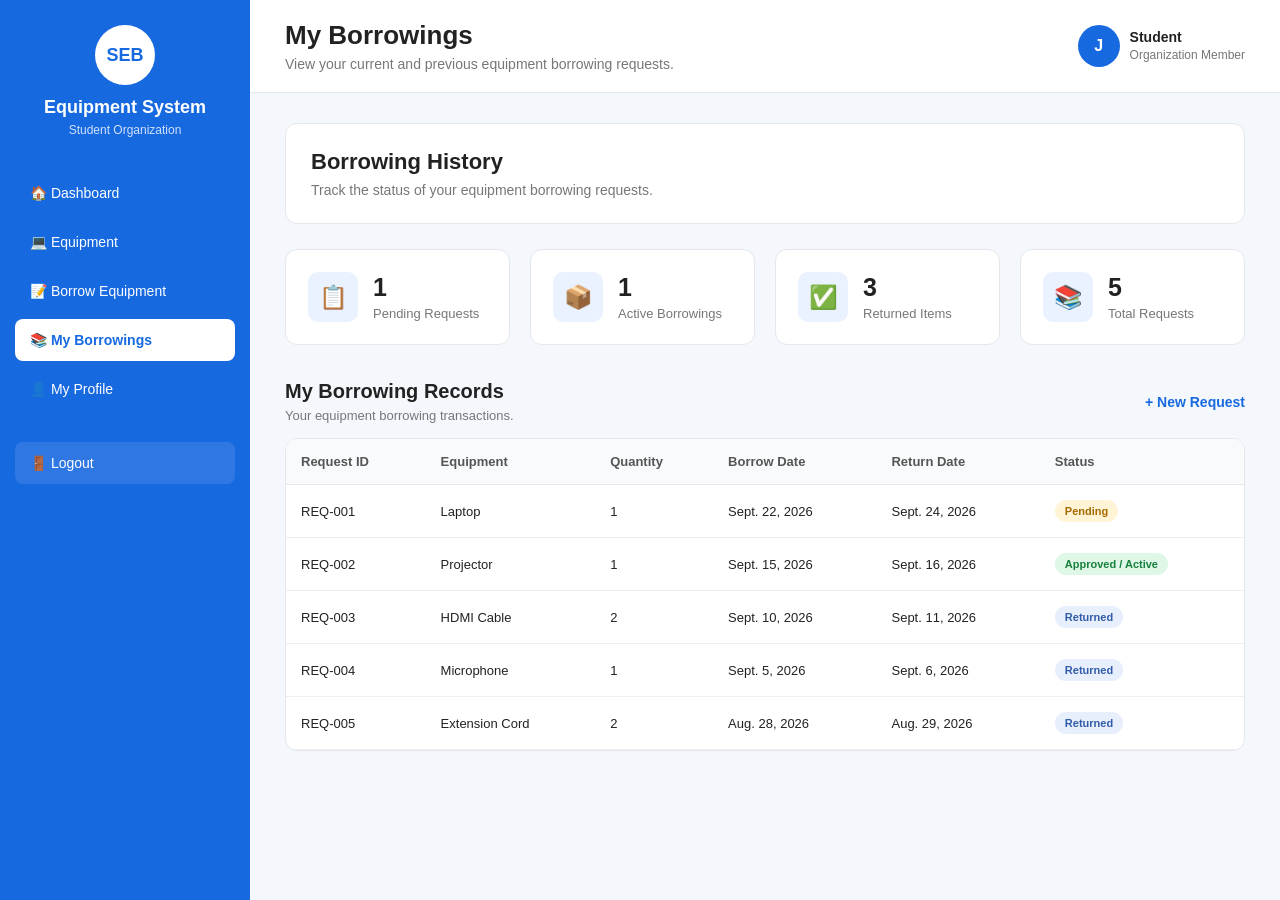
<file: my-borrowings.html>
<!DOCTYPE html>
<html lang="en">

<head>

    <meta charset="UTF-8">

    <meta name="viewport" content="width=device-width, initial-scale=1.0">

    <title>My Borrowings - Student Equipment Borrowing Management System</title>

    <link rel="stylesheet" href="css/style.css">

</head>


<body>



    <aside class="sidebar">

        <div class="sidebar-logo">

            <div class="logo-circle small-logo">
                SEB
            </div>

            <h2>Equipment System</h2>

            <p>Student Organization</p>

        </div>



        <nav class="sidebar-menu">

            <a href="student-dashboard.html">
                🏠 Dashboard
            </a>

            <a href="equipment.html">
                💻 Equipment
            </a>

            <a href="borrow.html">
                📝 Borrow Equipment
            </a>

            <a href="my-borrowings.html" class="active">
                📚 My Borrowings
            </a>

            <a href="profile.html">
                👤 My Profile
            </a>

            <a href="index.html" class="logout-link">
                🚪 Logout
            </a>

        </nav>

    </aside>



    <main class="main-content">



        <header class="topbar">

            <div>

                <h1>My Borrowings</h1>

                <p>
                    View your current and previous equipment borrowing requests.
                </p>

            </div>


            <div class="admin-profile">

                <div class="admin-avatar">
                    J
                </div>

                <div>

                    <strong>Student</strong>

                    <small>
                        Organization Member
                    </small>

                </div>

            </div>

        </header>



        <section class="dashboard-content">



            <div class="welcome-box">

                <h2>Borrowing History</h2>

                <p>
                    Track the status of your equipment borrowing requests.
                </p>

            </div>



            <div class="stats-grid">



                <div class="stat-card">

                    <div class="stat-icon">
                        📋
                    </div>

                    <div>

                        <h3>1</h3>

                        <p>Pending Requests</p>

                    </div>

                </div>


                <div class="stat-card">

                    <div class="stat-icon">
                        📦
                    </div>

                    <div>

                        <h3>1</h3>

                        <p>Active Borrowings</p>

                    </div>

                </div>



                <div class="stat-card">

                    <div class="stat-icon">
                        ✅
                    </div>

                    <div>

                        <h3>3</h3>

                        <p>Returned Items</p>

                    </div>

                </div>



                <div class="stat-card">

                    <div class="stat-icon">
                        📚
                    </div>

                    <div>

                        <h3>5</h3>

                        <p>Total Requests</p>

                    </div>

                </div>


            </div>



            <div class="section-header">

                <div>

                    <h2>My Borrowing Records</h2>

                    <p>
                        Your equipment borrowing transactions.
                    </p>

                </div>


                <a href="borrow.html" class="view-all">
                    + New Request
                </a>

            </div>



            <div class="table-container">

                <table id="borrowingsTable">


                    <thead>

                        <tr>

                            <th>Request ID</th>

                            <th>Equipment</th>

                            <th>Quantity</th>

                            <th>Borrow Date</th>

                            <th>Return Date</th>

                            <th>Status</th>

                        </tr>

                    </thead>


                    <tbody>


                        <!-- RECORD 1 -->

                        <tr>

                            <td>
                                REQ-001
                            </td>

                            <td>
                                Laptop
                            </td>

                            <td>
                                1
                            </td>

                            <td>
                                Sept. 22, 2026
                            </td>

                            <td>
                                Sept. 24, 2026
                            </td>

                            <td>

                                <span class="status pending">
                                    Pending
                                </span>

                            </td>

                        </tr>


                        <tr>

                            <td>
                                REQ-002
                            </td>

                            <td>
                                Projector
                            </td>

                            <td>
                                1
                            </td>

                            <td>
                                Sept. 15, 2026
                            </td>

                            <td>
                                Sept. 16, 2026
                            </td>

                            <td>

                                <span class="status approved">
                                    Approved / Active
                                </span>

                            </td>

                        </tr>


                        <tr>

                            <td>
                                REQ-003
                            </td>

                            <td>
                                HDMI Cable
                            </td>

                            <td>
                                2
                            </td>

                            <td>
                                Sept. 10, 2026
                            </td>

                            <td>
                                Sept. 11, 2026
                            </td>

                            <td>

                                <span class="status returned">
                                    Returned
                                </span>

                            </td>

                        </tr>


                        <tr>

                            <td>
                                REQ-004
                            </td>

                            <td>
                                Microphone
                            </td>

                            <td>
                                1
                            </td>

                            <td>
                                Sept. 5, 2026
                            </td>

                            <td>
                                Sept. 6, 2026
                            </td>

                            <td>

                                <span class="status returned">
                                    Returned
                                </span>

                            </td>

                        </tr>


                        <tr>

                            <td>
                                REQ-005
                            </td>

                            <td>
                                Extension Cord
                            </td>

                            <td>
                                2
                            </td>

                            <td>
                                Aug. 28, 2026
                            </td>

                            <td>
                                Aug. 29, 2026
                            </td>

                            <td>

                                <span class="status returned">
                                    Returned
                                </span>

                            </td>

                        </tr>


                    </tbody>

                </table>

            </div>


        </section>


    </main>


</body>

</html>
</file>
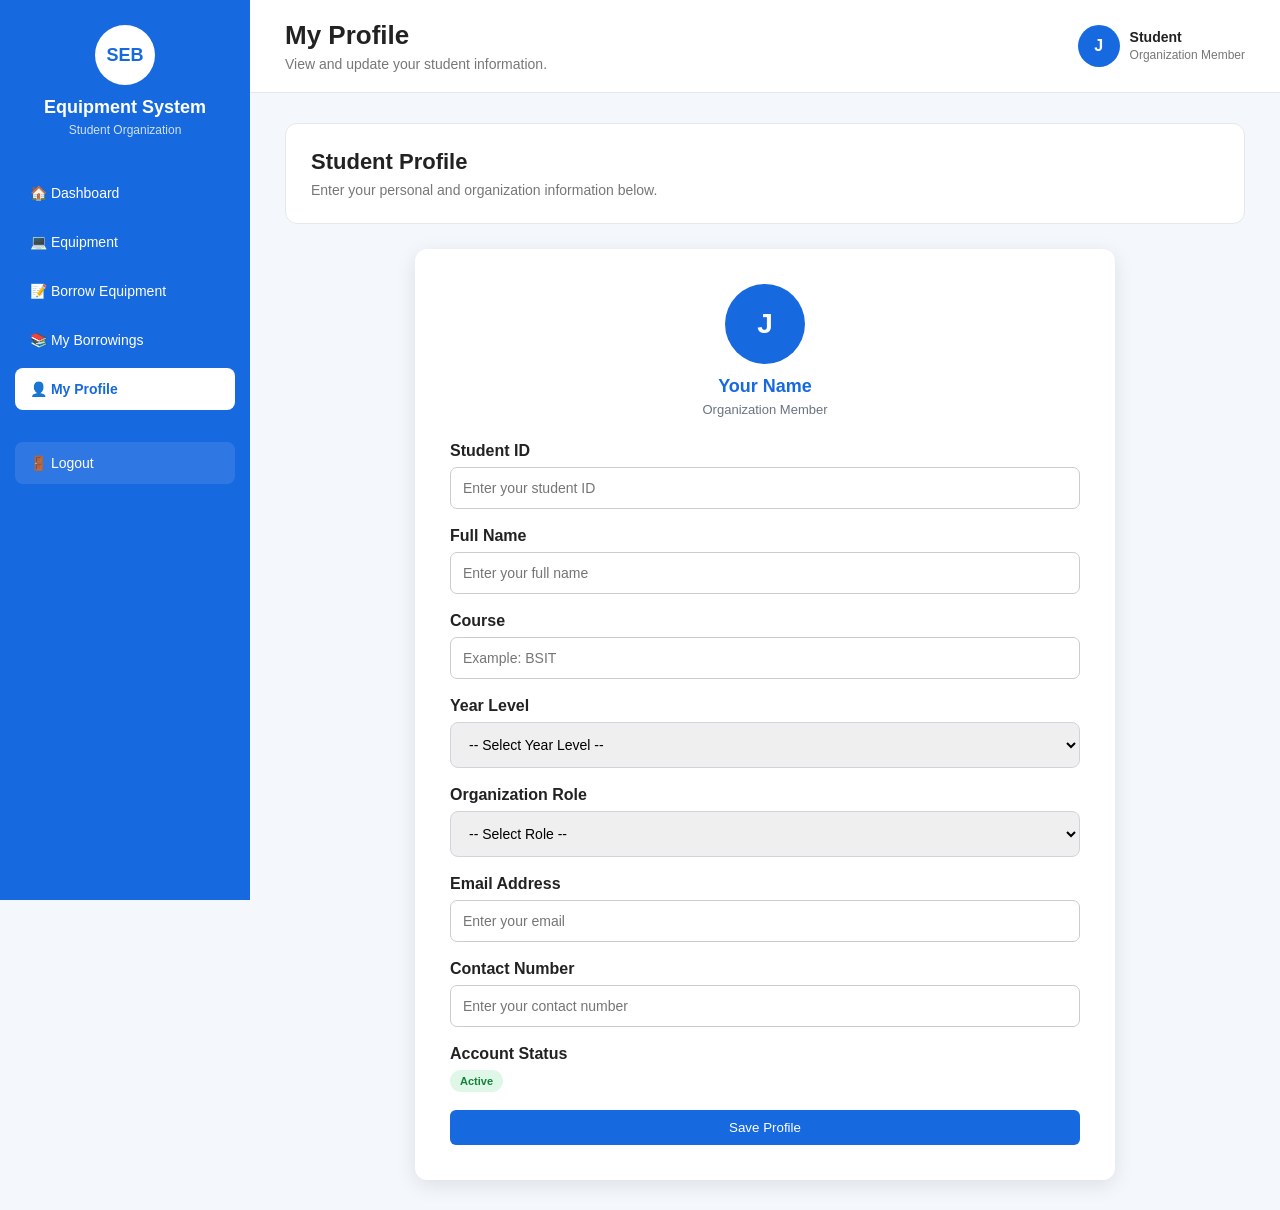
<file: profile.html>
<!DOCTYPE html>
<html lang="en">

<head>

    <meta charset="UTF-8">

    <meta name="viewport" content="width=device-width, initial-scale=1.0">

    <title>My Profile - Student Equipment Borrowing Management System</title>

    <link rel="stylesheet" href="css/style.css">

</head>


<body>



    <aside class="sidebar">

        <div class="sidebar-logo">

            <div class="logo-circle small-logo">
                SEB
            </div>

            <h2>Equipment System</h2>

            <p>Student Organization</p>

        </div>



        <nav class="sidebar-menu">

            <a href="student-dashboard.html">
                🏠 Dashboard
            </a>

            <a href="equipment.html">
                💻 Equipment
            </a>

            <a href="borrow.html">
                📝 Borrow Equipment
            </a>

            <a href="my-borrowings.html">
                📚 My Borrowings
            </a>

            <a href="profile.html" class="active">
                👤 My Profile
            </a>

            <a href="index.html" class="logout-link">
                🚪 Logout
            </a>

        </nav>

    </aside>



    <main class="main-content">



        <header class="topbar">

            <div>

                <h1>My Profile</h1>

                <p>
                    View and update your student information.
                </p>

            </div>


            <div class="admin-profile">

                <div class="admin-avatar">
                    J
                </div>

                <div>

                    <strong>Student</strong>

                    <small>
                        Organization Member
                    </small>

                </div>

            </div>

        </header>


        <section class="dashboard-content">



            <div class="welcome-box">

                <h2>Student Profile</h2>

                <p>
                    Enter your personal and organization information below.
                </p>

            </div>



            <div
                class="login-box"
                style="max-width: 700px; margin: 0 auto; text-align: left;"
            >

                <form onsubmit="saveProfile(event)">


                    <div style="text-align: center; margin-bottom: 25px;">

                        <div
                            class="admin-avatar"
                            style="width: 80px; height: 80px; margin: 0 auto 12px; font-size: 28px;"
                            id="profileAvatar"
                        >
                            J
                        </div>

                        <h2
                            id="profileName"
                            style="margin-bottom: 5px;"
                        >
                            Your Name
                        </h2>

                        <p style="color: #6b7280; font-size: 13px;">
                            Organization Member
                        </p>

                    </div>


                    <!-- STUDENT ID -->

                    <label for="studentId">
                        Student ID
                    </label>

                    <input
                        type="text"
                        id="studentId"
                        placeholder="Enter your student ID"
                        required
                    >



                    <label for="fullName">
                        Full Name
                    </label>

                    <input
                        type="text"
                        id="fullName"
                        placeholder="Enter your full name"
                        required
                    >



                    <label for="course">
                        Course
                    </label>

                    <input
                        type="text"
                        id="course"
                        placeholder="Example: BSIT"
                        required
                    >



                    <label for="yearLevel">
                        Year Level
                    </label>

                    <select
                        id="yearLevel"
                        required
                        style="width: 100%; padding: 13px 14px; margin-bottom: 18px; border: 1px solid #d1d5db; border-radius: 8px; font-size: 14px;"
                    >

                        <option value="">
                            -- Select Year Level --
                        </option>

                        <option value="1st Year">
                            1st Year
                        </option>

                        <option value="2nd Year">
                            2nd Year
                        </option>

                        <option value="3rd Year">
                            3rd Year
                        </option>

                        <option value="4th Year">
                            4th Year
                        </option>

                    </select>



                    <label for="organizationRole">
                        Organization Role
                    </label>

                    <select
                        id="organizationRole"
                        required
                        style="width: 100%; padding: 13px 14px; margin-bottom: 18px; border: 1px solid #d1d5db; border-radius: 8px; font-size: 14px;"
                    >

                        <option value="">
                            -- Select Role --
                        </option>

                        <option value="Organization Member">
                            Organization Member
                        </option>

                        <option value="Officer">
                            Officer
                        </option>

                    </select>



                    <label for="email">
                        Email Address
                    </label>

                    <input
                        type="email"
                        id="email"
                        placeholder="Enter your email"
                        required
                    >



                    <label for="contact">
                        Contact Number
                    </label>

                    <input
                        type="text"
                        id="contact"
                        placeholder="Enter your contact number"
                        required
                    >



                    <label>
                        Account Status
                    </label>

                    <div style="margin-bottom: 18px;">

                        <span class="status approved">
                            Active
                        </span>

                    </div>



                    <button
                        type="submit"
                        class="btn primary-btn"
                        style="width: 100%;"
                    >
                        Save Profile
                    </button>


                </form>

            </div>


        </section>


    </main>



    <script>

        function saveProfile(event) {

            event.preventDefault();


            const name =
                document.getElementById("fullName").value;


            if (name.trim() === "") {

                alert("Please enter your full name.");

                return;

            }


            document.getElementById("profileName").textContent = name;


            document.getElementById("profileAvatar").textContent =
                name.charAt(0).toUpperCase();


            alert(
                "Profile saved successfully!"
            );

        }

    </script>


</body>

</html>
</file>
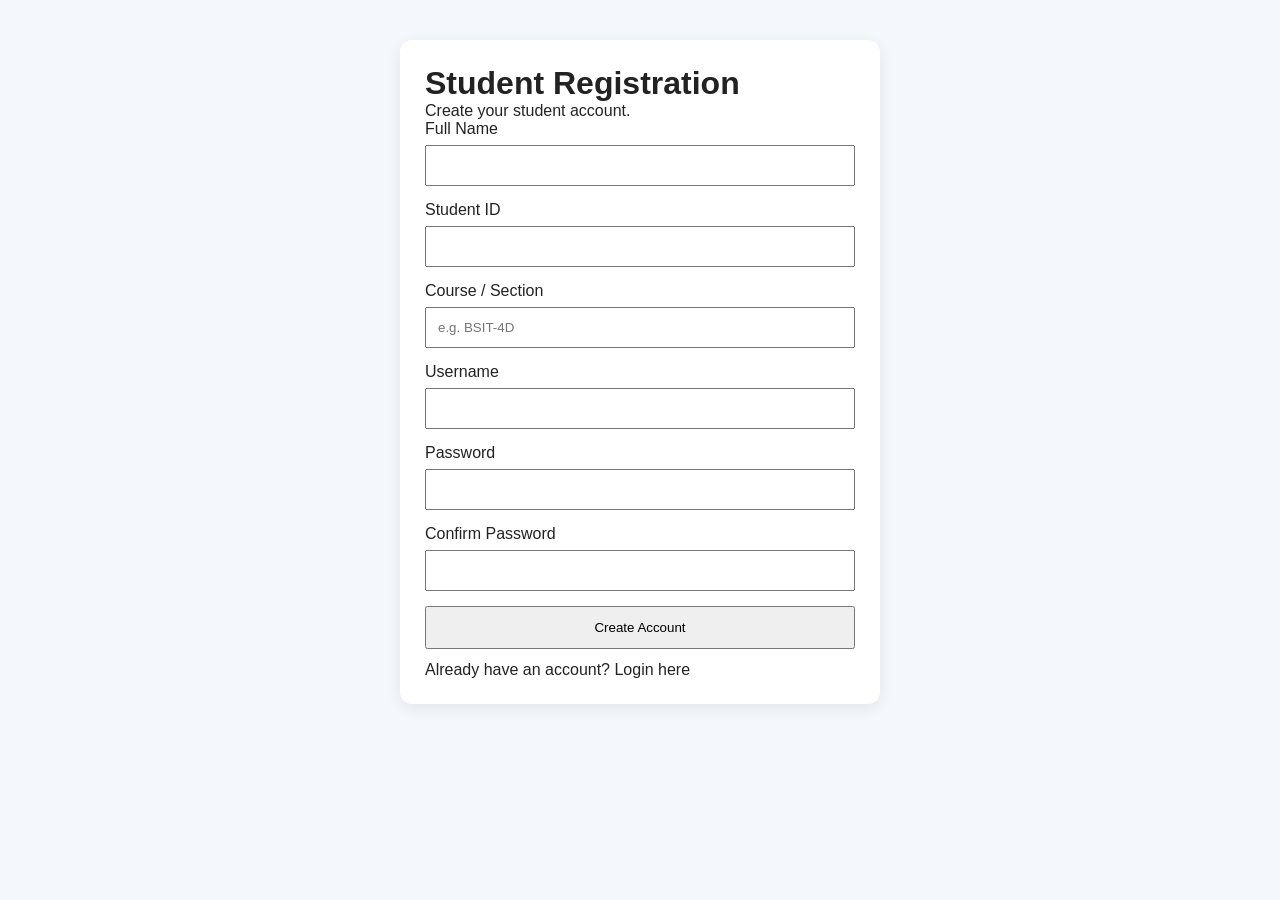
<file: register.html>
<!DOCTYPE html>
<html lang="en">
<head>
    <meta charset="UTF-8">
    <meta name="viewport" content="width=device-width, initial-scale=1.0">
    <title>Student Registration</title>
    <link rel="stylesheet" href="css/style.css">
    <style>
        .register-container {
            max-width: 480px;
            margin: 40px auto;
            padding: 25px;
            background: white;
            border-radius: 12px;
            box-shadow: 0 4px 15px rgba(0,0,0,0.08);
        }
        .register-container input {
            display: block;
            width: 100%;
            box-sizing: border-box;
            padding: 11px;
            margin: 7px 0 15px;
        }
        .register-container button {
            width: 100%;
            padding: 12px;
            cursor: pointer;
        }
        #message {
            margin-top: 12px;
        }
    </style>
</head>
<body>

    <div class="register-container">
        <h1>Student Registration</h1>
        <p>Create your student account.</p>

        <form id="registerForm">
            <label for="full_name">Full Name</label>
            <input id="full_name" name="full_name"
                   type="text" maxlength="100" required>

            <label for="student_id">Student ID</label>
            <input id="student_id" name="student_id"
                   type="text" maxlength="30">

            <label for="course_section">Course / Section</label>
            <input id="course_section" name="course_section"
                   type="text" maxlength="50"
                   placeholder="e.g. BSIT-4D">

            <label for="username">Username</label>
            <input id="username" name="username"
                   type="text" maxlength="50" required>

            <label for="password">Password</label>
            <input id="password" name="password"
                   type="password" minlength="8" required>

            <label for="confirm_password">Confirm Password</label>
            <input id="confirm_password" name="confirm_password"
                   type="password" minlength="8" required>

            <button type="submit">Create Account</button>
            <p id="message" role="status"></p>
        </form>

        <p>Already have an account?
            <a href="index.html">Login here</a>
        </p>
    </div>

    <script>
        const form = document.getElementById("registerForm");
        const message = document.getElementById("message");

        form.addEventListener("submit", async function(event) {
            event.preventDefault();
            message.textContent = "";

            const password = form.password.value;
            const confirmPassword = form.confirm_password.value;

            if (password !== confirmPassword) {
                message.textContent = "Passwords do not match.";
                return;
            }

            try {
                const response = await fetch("register.php", {
                    method: "POST",
                    headers: {
                        "Content-Type": "application/json"
                    },
                    body: JSON.stringify({
                        full_name: form.full_name.value,
                        student_id: form.student_id.value,
                        course_section: form.course_section.value,
                        username: form.username.value,
                        password: password
                    })
                });

                const result = await response.json();
                message.textContent = result.message;

                if (response.ok && result.success) {
                    form.reset();
                    setTimeout(function() {
                        window.location.href = "index.html";
                    }, 1500);
                }
            } catch (error) {
                message.textContent =
                    "Unable to connect. Check that Apache and MySQL are running.";
            }
        });
    </script>

</body>
</html>
</file>
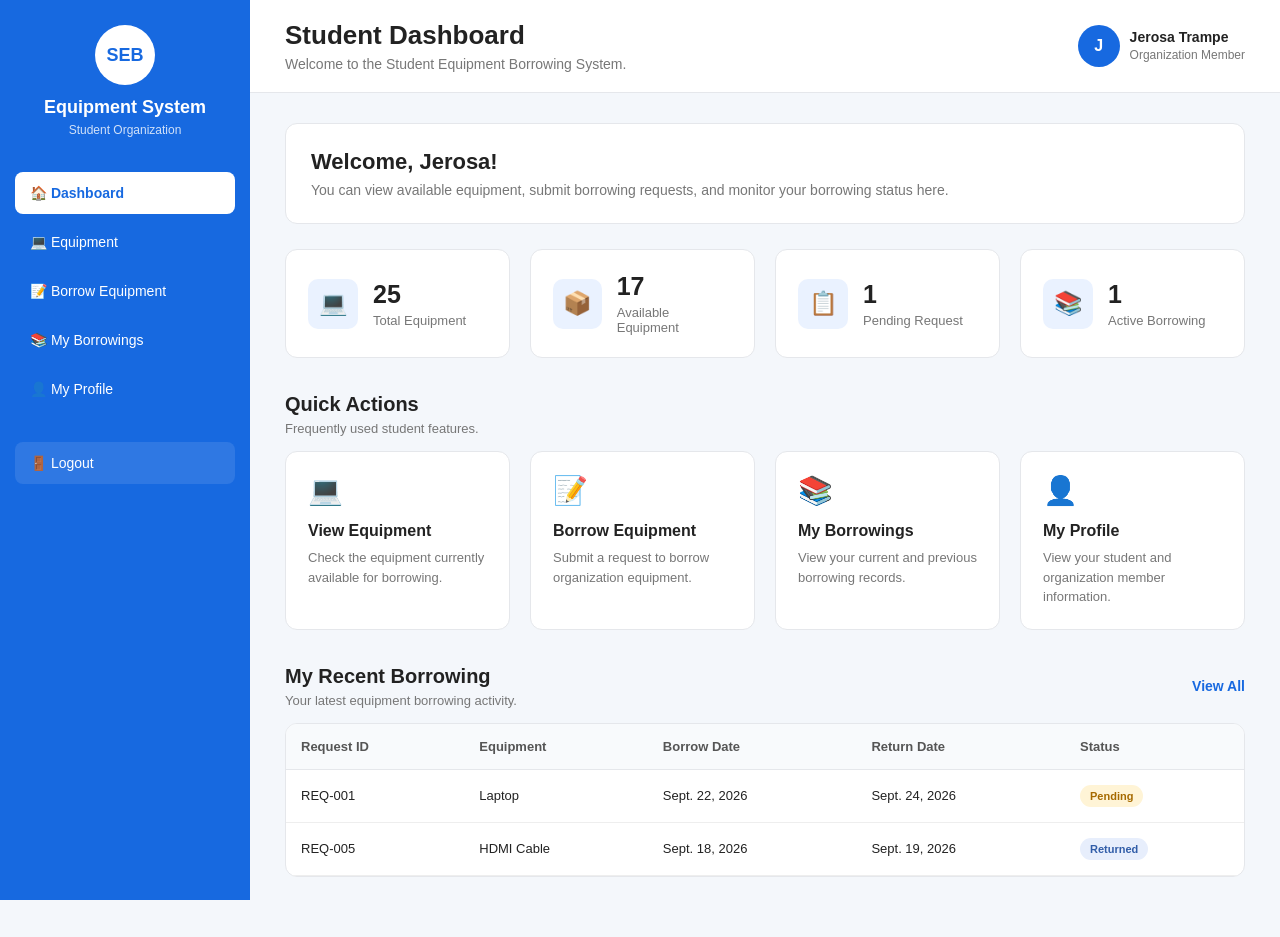
<file: student-dashboard.html>
<!DOCTYPE html>
<html lang="en">

<head>

    <meta charset="UTF-8">

    <meta name="viewport" content="width=device-width, initial-scale=1.0">

    <title>Student Dashboard - Student Equipment Borrowing Management System</title>

    <link rel="stylesheet" href="css/style.css">

</head>


<body>


    <aside class="sidebar">

        <div class="sidebar-logo">

            <div class="logo-circle small-logo">
                SEB
            </div>

            <h2>Equipment System</h2>

            <p>Student Organization</p>

        </div>

        <nav class="sidebar-menu">

            <a href="student-dashboard.html" class="active">
                🏠 Dashboard
            </a>

            <a href="equipment.html">
                💻 Equipment
            </a>

            <a href="borrow.html">
                📝 Borrow Equipment
            </a>

            <a href="my-borrowings.html">
                📚 My Borrowings
            </a>

            <a href="profile.html">
                👤 My Profile
            </a>

            <a href="index.html" class="logout-link">
                🚪 Logout
            </a>

        </nav>

    </aside>

    <main class="main-content">


        <!-- TOP BAR -->

        <header class="topbar">

            <div>

                <h1>Student Dashboard</h1>

                <p>
                    Welcome to the Student Equipment Borrowing System.
                </p>

            </div>


            <div class="admin-profile">

                <div class="admin-avatar">
                    J
                </div>

                <div>

                    <strong>Jerosa Trampe</strong>

                    <small>
                        Organization Member
                    </small>

                </div>

            </div>

        </header>


        <section class="dashboard-content">


            <div class="welcome-box">

                <h2>Welcome, Jerosa!</h2>

                <p>
                    You can view available equipment, submit borrowing requests,
                    and monitor your borrowing status here.
                </p>

            </div>


            <div class="stats-grid">


                <div class="stat-card">

                    <div class="stat-icon">
                        💻
                    </div>

                    <div>

                        <h3>25</h3>

                        <p>Total Equipment</p>

                    </div>

                </div>


                <div class="stat-card">

                    <div class="stat-icon">
                        📦
                    </div>

                    <div>

                        <h3>17</h3>

                        <p>Available Equipment</p>

                    </div>

                </div>


                <div class="stat-card">

                    <div class="stat-icon">
                        📋
                    </div>

                    <div>

                        <h3>1</h3>

                        <p>Pending Request</p>

                    </div>

                </div>


                <div class="stat-card">

                    <div class="stat-icon">
                        📚
                    </div>

                    <div>

                        <h3>1</h3>

                        <p>Active Borrowing</p>

                    </div>

                </div>


            </div>


            <div class="section-header">

                <div>

                    <h2>Quick Actions</h2>

                    <p>
                        Frequently used student features.
                    </p>

                </div>

            </div>


            <div class="quick-actions">


                <a
                    href="equipment.html"
                    class="action-card"
                >

                    <div class="action-icon">
                        💻
                    </div>

                    <h3>View Equipment</h3>

                    <p>
                        Check the equipment currently available for borrowing.
                    </p>

                </a>


                <a
                    href="borrow.html"
                    class="action-card"
                >

                    <div class="action-icon">
                        📝
                    </div>

                    <h3>Borrow Equipment</h3>

                    <p>
                        Submit a request to borrow organization equipment.
                    </p>

                </a>


                <a
                    href="my-borrowings.html"
                    class="action-card"
                >

                    <div class="action-icon">
                        📚
                    </div>

                    <h3>My Borrowings</h3>

                    <p>
                        View your current and previous borrowing records.
                    </p>

                </a>


                <a
                    href="profile.html"
                    class="action-card"
                >

                    <div class="action-icon">
                        👤
                    </div>

                    <h3>My Profile</h3>

                    <p>
                        View your student and organization member information.
                    </p>

                </a>


            </div>


            <div class="section-header">

                <div>

                    <h2>My Recent Borrowing</h2>

                    <p>
                        Your latest equipment borrowing activity.
                    </p>

                </div>

                <a
                    href="my-borrowings.html"
                    class="view-all"
                >
                    View All
                </a>

            </div>


            <div class="table-container">

                <table>

                    <thead>

                        <tr>

                            <th>Request ID</th>

                            <th>Equipment</th>

                            <th>Borrow Date</th>

                            <th>Return Date</th>

                            <th>Status</th>

                        </tr>

                    </thead>


                    <tbody>


                        <tr>

                            <td>REQ-001</td>

                            <td>Laptop</td>

                            <td>Sept. 22, 2026</td>

                            <td>Sept. 24, 2026</td>

                            <td>

                                <span class="status pending">
                                    Pending
                                </span>

                            </td>

                        </tr>


                        <tr>

                            <td>REQ-005</td>

                            <td>HDMI Cable</td>

                            <td>Sept. 18, 2026</td>

                            <td>Sept. 19, 2026</td>

                            <td>

                                <span class="status returned">
                                    Returned
                                </span>

                            </td>

                        </tr>


                    </tbody>

                </table>

            </div>


        </section>


    </main>


</body>

</html>
</file>
<file: css/style.css>
* {
    margin: 0;
    padding: 0;
    box-sizing: border-box;
}

body {
    font-family: Arial, sans-serif;
    background: #f4f7fb;
    color: #222;
}

a {
    text-decoration: none;
    color: inherit;
}

.login-body {
    min-height: 100vh;
    display: flex;
    justify-content: center;
    align-items: center;
    background: #eaf2ff;
}

.login-container {
    width: 100%;
    max-width: 450px;
    padding: 20px;
}

.login-box {
    background: white;
    padding: 35px;
    border-radius: 12px;
    box-shadow: 0 5px 20px rgba(0, 0, 0, 0.10);
    text-align: center;
}

.logo-circle {
    width: 70px;
    height: 70px;
    margin: 0 auto 15px;
    border-radius: 50%;
    background: #1769e0;
    color: white;

    display: flex;
    align-items: center;
    justify-content: center;

    font-weight: bold;
    font-size: 20px;
}

.login-box h1 {
    font-size: 25px;
    margin-bottom: 5px;
}

.login-box h2 {
    font-size: 18px;
    color: #1769e0;
    margin-bottom: 10px;
}

.login-subtitle {
    color: #777;
    margin-bottom: 25px;
}

.login-box form {
    text-align: left;
}

.login-box label {
    display: block;
    margin-bottom: 7px;
    font-weight: bold;
}

.login-box input {
    width: 100%;
    padding: 12px;
    margin-bottom: 18px;
    border: 1px solid #ccc;
    border-radius: 7px;
    font-size: 14px;
}

.btn {
    display: inline-block;
    padding: 10px 16px;
    border: none;
    border-radius: 6px;
    background: #1769e0;
    color: white;
    text-decoration: none;
    cursor: pointer;
}

.primary-btn {
    background: #1769e0;
}

.login-box .btn {
    width: 100%;
}

.demo-account {
    margin-top: 20px;
    font-size: 13px;
    color: #777;
}

.sidebar {
    position: fixed;
    left: 0;
    top: 0;

    width: 250px;
    height: 100vh;

    background: #1769e0;
    color: white;

    padding: 25px 15px;

    overflow-y: auto;
}

.sidebar-logo {
    text-align: center;
    margin-bottom: 35px;
}

.small-logo {
    width: 60px;
    height: 60px;
    margin: 0 auto 12px;
    background: white;
    color: #1769e0;
    font-size: 18px;
}

.sidebar-logo h2 {
    font-size: 18px;
    margin-bottom: 5px;
}

.sidebar-logo p {
    font-size: 12px;
    opacity: 0.8;
}

.sidebar-menu {
    display: flex;
    flex-direction: column;
    gap: 7px;
}

.sidebar-menu a {
    display: block;

    padding: 13px 15px;

    color: white;

    border-radius: 8px;

    font-size: 14px;

    transition: 0.2s;
}

.sidebar-menu a:hover {
    background: rgba(255, 255, 255, 0.15);
}

.sidebar-menu a.active {
    background: white;
    color: #1769e0;
    font-weight: bold;
}

.sidebar-menu .logout-link {
    margin-top: 25px;
    background: rgba(255, 255, 255, 0.10);
}

.main-content {
    margin-left: 250px;
    min-height: 100vh;
}

.topbar {
    background: white;

    min-height: 90px;

    padding: 20px 35px;

    display: flex;
    justify-content: space-between;
    align-items: center;

    border-bottom: 1px solid #e5e7eb;
}

.topbar h1 {
    font-size: 26px;
    margin-bottom: 5px;
}

.topbar p {
    color: #777;
    font-size: 14px;
}


/* ADMIN PROFILE */

.admin-profile {
    display: flex;
    align-items: center;
    gap: 10px;
}

.admin-avatar {
    width: 42px;
    height: 42px;

    border-radius: 50%;

    background: #1769e0;
    color: white;

    display: flex;
    align-items: center;
    justify-content: center;

    font-weight: bold;
}

.admin-profile strong {
    display: block;
    font-size: 14px;
}

.admin-profile small {
    color: #777;
    font-size: 12px;
}

.dashboard-content {
    padding: 30px 35px;
}

.welcome-box {
    background: white;

    padding: 25px;

    border-radius: 12px;

    margin-bottom: 25px;

    border: 1px solid #e5e7eb;
}

.welcome-box h2 {
    margin-bottom: 7px;
    font-size: 22px;
}

.welcome-box p {
    color: #777;
    font-size: 14px;
}

.stats-grid {
    display: grid;

    grid-template-columns: repeat(4, 1fr);

    gap: 20px;

    margin-bottom: 35px;
}

.stat-card {
    background: white;

    padding: 22px;

    border-radius: 12px;

    border: 1px solid #e5e7eb;

    display: flex;
    align-items: center;

    gap: 15px;

    transition: 0.2s;
}

.stat-card:hover {
    transform: translateY(-2px);
    box-shadow: 0 5px 15px rgba(0, 0, 0, 0.07);
}

.stat-icon {
    width: 50px;
    height: 50px;

    border-radius: 10px;

    background: #eaf2ff;

    display: flex;
    align-items: center;
    justify-content: center;

    font-size: 23px;
}

.stat-card h3 {
    font-size: 25px;
    margin-bottom: 4px;
}

.stat-card p {
    color: #777;
    font-size: 13px;
}

.section-header {
    display: flex;
    justify-content: space-between;
    align-items: center;

    margin-bottom: 15px;
}

.section-header h2 {
    font-size: 20px;
    margin-bottom: 5px;
}

.section-header p {
    color: #777;
    font-size: 13px;
}

.view-all {
    color: #1769e0;
    font-size: 14px;
    font-weight: bold;
}

.view-all:hover {
    text-decoration: underline;
}

.quick-actions {
    display: grid;

    grid-template-columns: repeat(4, 1fr);

    gap: 20px;

    margin-bottom: 35px;
}

.action-card {
    background: white;

    padding: 22px;

    border-radius: 12px;

    border: 1px solid #e5e7eb;

    transition: 0.2s;
}

.action-card:hover {
    transform: translateY(-3px);

    box-shadow: 0 6px 18px rgba(0, 0, 0, 0.08);

    border-color: #1769e0;
}

.action-icon {
    font-size: 28px;

    margin-bottom: 15px;
}

.action-card h3 {
    font-size: 16px;
    margin-bottom: 8px;
}

.action-card p {
    color: #777;
    font-size: 13px;
    line-height: 1.5;
}

.table-container {
    background: white;

    border-radius: 12px;

    border: 1px solid #e5e7eb;

    overflow-x: auto;

    margin-bottom: 30px;
}

table {
    width: 100%;

    border-collapse: collapse;

    min-width: 750px;
}

thead {
    background: #f8fafc;
}

th {
    padding: 15px;

    text-align: left;

    font-size: 13px;

    color: #555;

    border-bottom: 1px solid #e5e7eb;
}

td {
    padding: 15px;

    font-size: 13px;

    border-bottom: 1px solid #eeeeee;
}

tbody tr:hover {
    background: #fafcff;
}

.status {
    display: inline-block;

    padding: 5px 10px;

    border-radius: 20px;

    font-size: 11px;

    font-weight: bold;
}

.status.pending {
    background: #fff4d6;
    color: #a66a00;
}

.status.approved {
    background: #dff7e7;
    color: #16803c;
}

.status.returned {
    background: #e7eefc;
    color: #315da8;
}


.table-btn {
    display: inline-block;

    padding: 6px 11px;

    border-radius: 5px;

    background: #1769e0;

    color: white;

    font-size: 11px;

    font-weight: bold;
}

.table-btn:hover {
    background: #1256b9;
}

@media (max-width: 1100px) {

    .stats-grid {
        grid-template-columns: repeat(2, 1fr);
    }

    .quick-actions {
        grid-template-columns: repeat(2, 1fr);
    }
}


@media (max-width: 768px) {

    .sidebar {
        position: relative;

        width: 100%;

        height: auto;
    }

    .sidebar-menu {
        flex-direction: row;

        flex-wrap: wrap;
    }

    .sidebar-menu a {
        flex: 1 1 45%;
    }

    .main-content {
        margin-left: 0;
    }

    .topbar {
        padding: 20px;

        flex-direction: column;

        align-items: flex-start;

        gap: 15px;
    }

    .dashboard-content {
        padding: 20px;
    }

    .stats-grid {
        grid-template-columns: 1fr;
    }

    .quick-actions {
        grid-template-columns: 1fr;
    }
}


@media (max-width: 480px) {

    .sidebar-menu a {
        flex: 1 1 100%;
    }

    .topbar h1 {
        font-size: 22px;
    }

    .welcome-box {
        padding: 20px;
    }
}

.equipment-actions {
    display: flex;
    justify-content: space-between;
    align-items: center;
    gap: 15px;
    margin-bottom: 20px;
}

.search-box {
    flex: 1;
}

.search-box input {
    width: 100%;
    max-width: 400px;
    padding: 12px 14px;
    border: 1px solid #d1d5db;
    border-radius: 8px;
    font-size: 14px;
    outline: none;
}

.search-box input:focus {
    border-color: #1769e0;
}

.add-equipment-btn {
    border: none;
    background: #1769e0;
    color: white;
    padding: 12px 18px;
    border-radius: 8px;
    font-weight: bold;
    cursor: pointer;
}

.add-equipment-btn:hover {
    background: #1258bf;
}

.delete-btn {
    border: none;
    background: #dc3545;
    color: white;
    padding: 7px 10px;
    border-radius: 6px;
    font-size: 11px;
    font-weight: bold;
    cursor: pointer;
    margin-left: 4px;
}

.delete-btn:hover {
    background: #b02a37;
}

@media (max-width: 768px) {

    .equipment-actions {
        flex-direction: column;
        align-items: stretch;
    }

    .search-box input {
        max-width: 100%;
    }

    .add-equipment-btn {
        width: 100%;
    }

}
</file>
